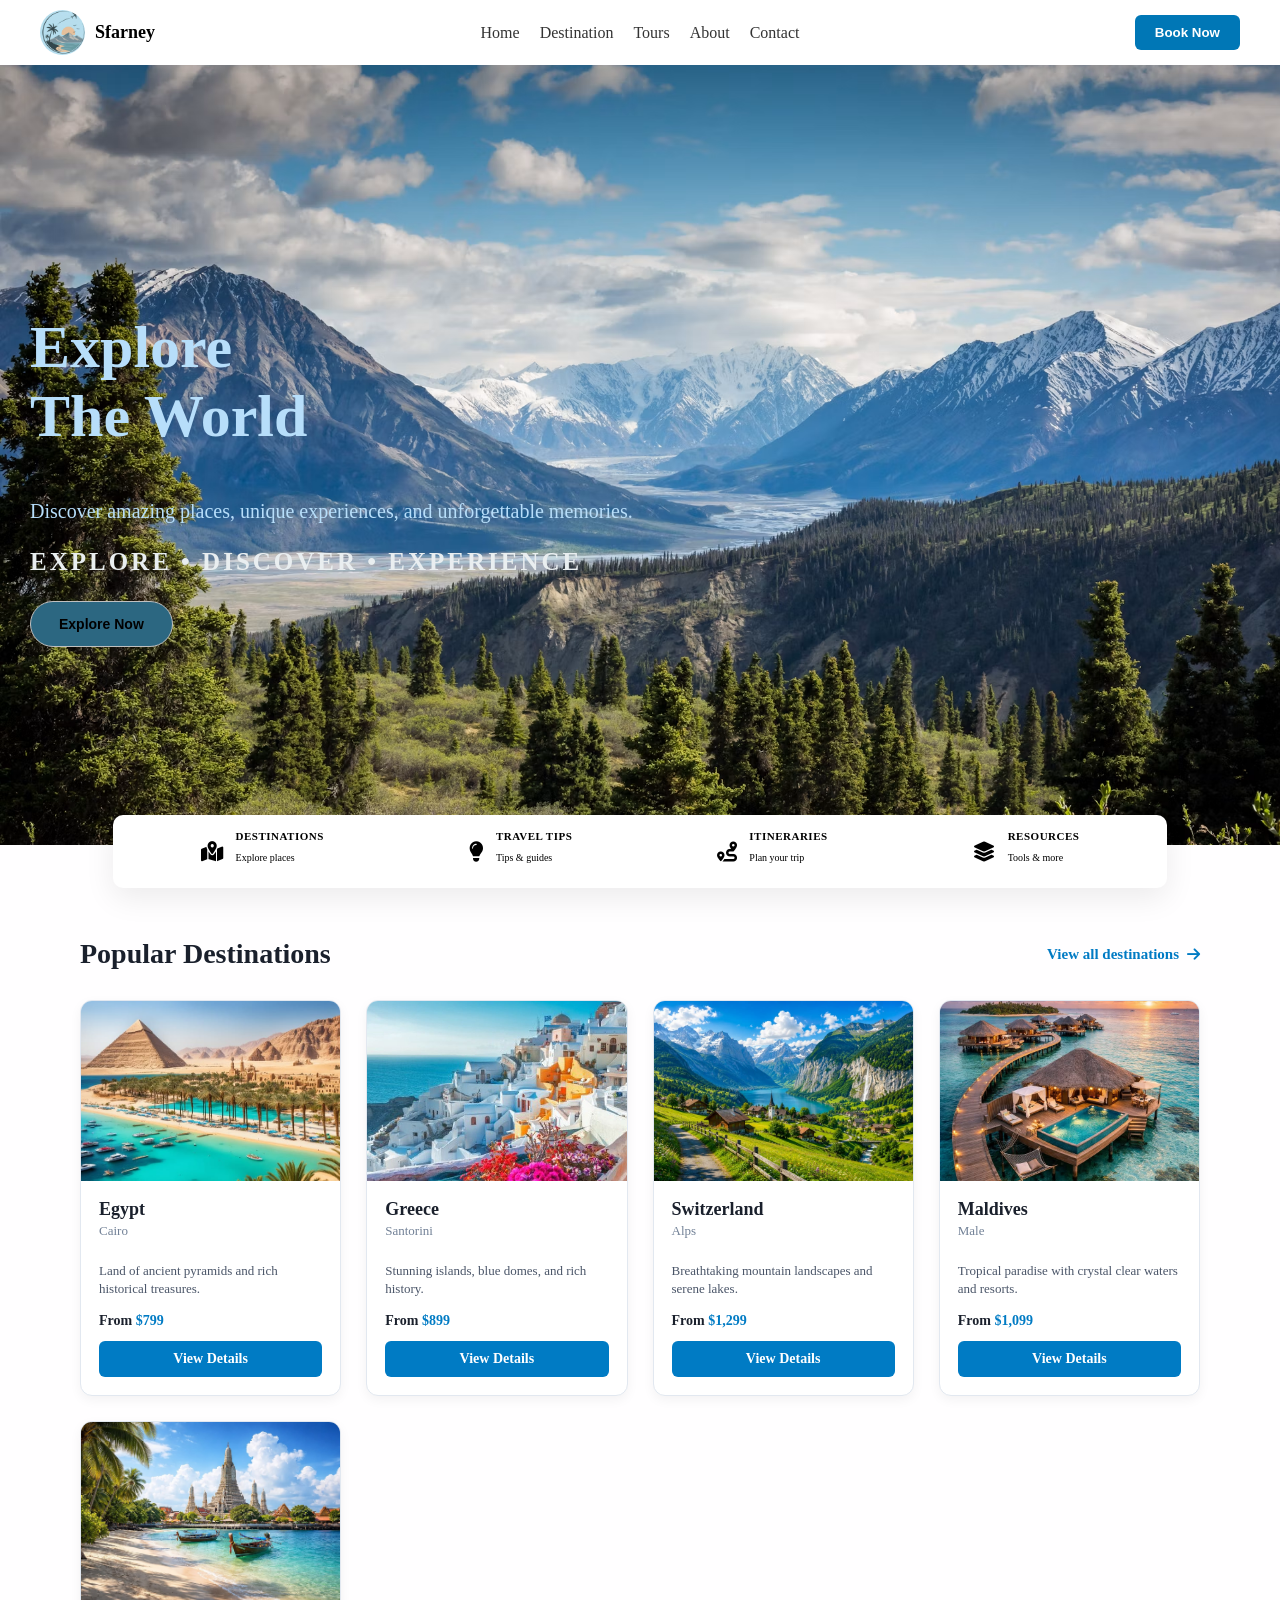
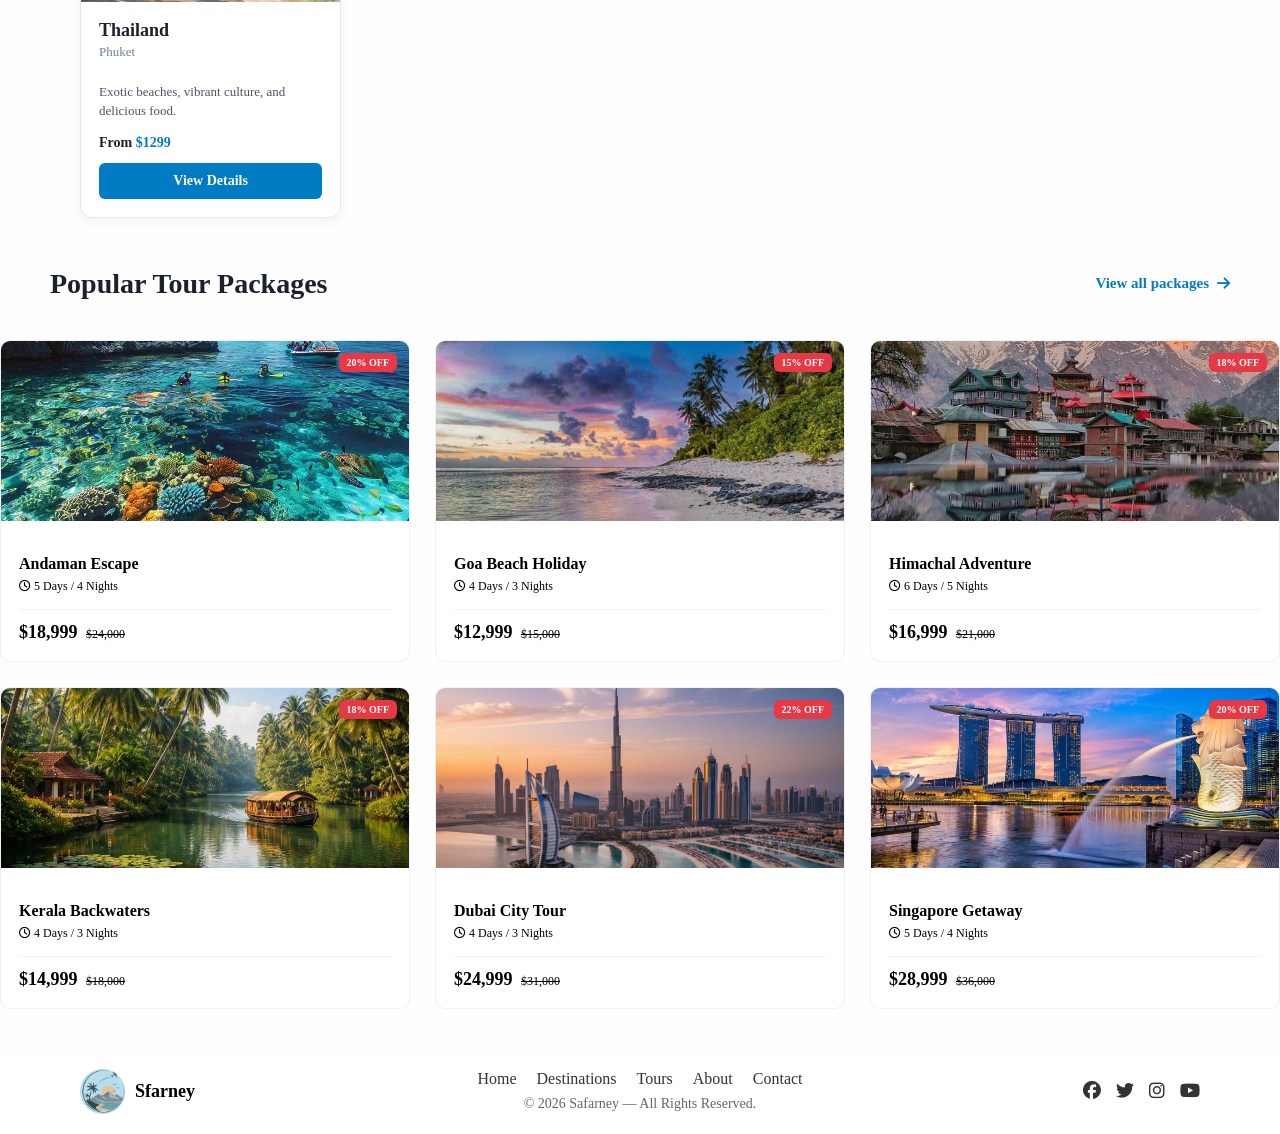
<file: index.html>
<!DOCTYPE html>
<html lang="en">
<head>
    <meta charset="UTF-8">
    <meta name="viewport" content="width=device-width, initial-scale=1.0">
    <title>Safarny</title>
    <link rel="stylesheet" href="style.css">
    <link rel="stylesheet" href="https://cdnjs.cloudflare.com/ajax/libs/font-awesome/6.4.0/css/all.min.css">
</head>
<body>
    <header class="navbar">
        <div class="logo">
           <img src="img/logo.jfif">
            <span>Sfarney</span>
        </div>
        <nav class="nav">
             <a href="index.html">Home</a>
        <a href="destinations.html">Destination</a>
         <a href="tour.html">Tours</a>
        <a href="aboutus.html">About</a>
        <a href="contact.html">Contact</a> 
        </nav>
        <a href="booking.html" id="book"><button class="book-btn">Book Now</button></a>
    </header>
    
   
   <section class="hero-section">
 <div class="hero-content">
  <div class="banner">
    <div class="banner-content">
        <h1>Explore<br>The World</h1>
        <p class="cont-p">Discover amazing places, unique experiences, and unforgettable memories.</p>
        <p class="banner-p">EXPLORE • DISCOVER • EXPERIENCE</p>
        <a href="destinations.html"><button class="banner-btn">Explore Now</button></a>
   </div>
  </div>
 </div>
 <div class="nav-container">
        <div class="quick-nav">
            <div class="q-item">
                <i class="fa-solid fa-map-location-dot"></i>
                <div>
                    <strong>DESTINATIONS</strong>
                    <p>Explore places</p>
                </div>
            </div>
            <div class="q-item">
                <i class="fa-solid fa-lightbulb"></i>
                <div>
                    <strong>TRAVEL TIPS</strong>
                    <p>Tips & guides</p>
                </div>
            </div>
            <div class="q-item">
                <i class="fa-solid fa-route"></i>
                <div>
                    <strong>ITINERARIES</strong>
                    <p>Plan your trip</p>
                </div>
            </div>
            <div class="q-item">
                <i class="fa-solid fa-layer-group"></i>
                <div>
                    <strong>RESOURCES</strong>
                    <p>Tools & more</p>
                </div>
            </div>
        </div>
    </div>
    </section>
 <section class="destination">
    <div class="dest-header">
        <h2>Popular Destinations</h2>
        <a href="destinations.html" class="view-all">View all destinations <i class="fa-solid fa-arrow-right"></i></a>
    </div>
    <div class="dest-container">
        <div class="card">
        <div class="card-image">
          <img src="img/egypt.jpg" alt="Egypt">
        </div>
        <div class="card-content">
          <h3>Egypt</h3>
          <span class="country">Cairo</span>
          <p class="description">Land of ancient pyramids and rich historical treasures.</p>
          <div class="price">From <span>$799</span></div>
          <a href="tourdeitaly.html" class="btn">View Details</a>
        </div>
      </div>

      
      <div class="card">
        <div class="card-image">
          <img src="img/greece.jpg" alt="Greece">
        </div>
        <div class="card-content">
          <h3>Greece</h3>
          <span class="country">Santorini</span>
          <p class="description">Stunning islands, blue domes, and rich history.</p>
          <div class="price">From <span>$899</span></div>
          <a href="tourdeitaly.html" class="btn">View Details</a>
        </div>
      </div>

      
      <div class="card">
        <div class="card-image">
          <img src="img/swizerland.jpg" alt="Switzerland">
        </div>
        <div class="card-content">
          <h3>Switzerland</h3>
          <span class="country">Alps</span>
          <p class="description">Breathtaking mountain landscapes and serene lakes.</p>
          <div class="price">From <span>$1,299</span></div>
          <a href="tourdeitaly.html" class="btn">View Details</a>
        </div>
      </div>

      
      <div class="card">
        <div class="card-image">
          <img src="img/maldives.jpg" alt="Maldives">
        </div>
        <div class="card-content">
          <h3>Maldives</h3>
          <span class="country">Male</span>
          <p class="description">Tropical paradise with crystal clear waters and resorts.</p>
          <div class="price">From <span>$1,099</span></div>
          <a href="tourdeitaly.html" class="btn">View Details</a>
        </div>
      </div>

      
      <div class="card">
        <div class="card-image">
          <img src="img/thailand.jpg" alt="Thailand">
        </div>
        <div class="card-content">
          <h3>Thailand</h3>
          <span class="country">Phuket</span>
          <p class="description">Exotic beaches, vibrant culture, and delicious food.</p>
          <div class="price">From <span>$1299</span></div>
          <a href="tourdeitaly.html" class="btn">View Details</a>
        </div>
      </div>
    </div>
 </section>





  <div class="tour">
        <h2 class="tour-title">Popular Tour Packages</h2>
        <span><a href="packages.html" class="view-all">View all packages <i class="fa-solid fa-arrow-right"></i></a></span>
   </div>
   <div class="tour-container">
     <a href="pack.html" class="packadge-a">  
      <div class="package-card">
            <div class="package-img-wrap">
             <img src="img/Andaman Escape.jpg" alt="Andaman">
                <span class="badge-discount">20% OFF</span>
            </div>
            <div class="package-content">
              <h3 class="package-title">Andaman Escape</h3>
                <div class="package-meta">
                  <span><i class="fa-regular fa-clock"></i> 5 Days / 4 Nights</span>
                </div>
                <div class="package-footer">
                    <div class="price-tag">$18,999 <span>$24,000</span></div>
                    </div>
                </div>
            </div>
               </a>
              <a href="pack.html" class="packadge-a">
                <div class="package-card">
                    <div class="package-img-wrap">
                        <img src="img/Goa Beach Holiday.jpg" alt="Goa">
                        <span class="badge-discount">15% OFF</span>
                    </div>
                    <div class="package-content">
                        <h3 class="package-title">Goa Beach Holiday</h3>
                        <div class="package-meta">
                            <span><i class="fa-regular fa-clock"></i> 4 Days / 3 Nights</span>
                        </div>
                        <div class="package-footer">
                            <div class="price-tag">$12,999 <span>$15,000</span></div>
                        </div>
                    </div>
                </div>
                </a>
                 <a href="pack.html" class="packadge-a">
                <div class="package-card">
                    <div class="package-img-wrap">
                        <img src="img/Himachal Adventure.jpg" alt="Himachal">
                        <span class="badge-discount">18% OFF</span>
                    </div>
                    <div class="package-content">
                        <h3 class="package-title">Himachal Adventure</h3>
                        <div class="package-meta">
                            <span><i class="fa-regular fa-clock"></i> 6 Days / 5 Nights</span>
                        </div>
                        <div class="package-footer">
                            <div class="price-tag">$16,999 <span>$21,000</span></div>
                        </div>
                    </div>
                </div>
              </a>
               <a href="pack.html" class="packadge-a">
                <div class="package-card">
                    <div class="package-img-wrap">
                        <img src="img/Kerala.jpg" alt="Kerala">
                        <span class="badge-discount">18% OFF</span>
                    </div>
                    <div class="package-content">
                        <h3 class="package-title">Kerala Backwaters</h3>
                        <div class="package-meta">
                            <span><i class="fa-regular fa-clock"></i> 4 Days / 3 Nights</span>
                        </div>
                        <div class="package-footer">
                            <div class="price-tag">$14,999 <span>$18,000</span></div>
                        </div>
                    </div>
                </div>
                </a>
                 <a href="pack.html" class="packadge-a">
                <div class="package-card">
                    <div class="package-img-wrap">
                        <img src="img/dubi.jpg" alt="Dubai">
                        <span class="badge-discount">22% OFF</span>
                    </div>
                    <div class="package-content">
                        <h3 class="package-title">Dubai City Tour</h3>
                        <div class="package-meta">
                            <span><i class="fa-regular fa-clock"></i> 4 Days / 3 Nights</span>
                        </div>
                        <div class="package-footer">
                            <div class="price-tag">$24,999 <span>$31,000</span></div>
                        </div>
                    </div>
                </div>
                </a>
                 <a href="pack.html" class="packadge-a">
                <div class="package-card">
                    <div class="package-img-wrap">
                        <img src="img/singapora.jpg" alt="Singapore">
                        <span class="badge-discount">20% OFF</span>
                    </div>
                    <div class="package-content">
                        <h3 class="package-title">Singapore Getaway</h3>
                        <div class="package-meta">
                            <span><i class="fa-regular fa-clock"></i> 5 Days / 4 Nights</span>
                        </div>
                        <div class="package-footer">
                            <div class="price-tag">$28,999 <span>$36,000</span></div>
                        </div>
                    </div>
                </div>
                </a>
   </div>
    <footer>
    <div class="logo">
           <img src="img/logo.jfif">
            <span>Sfarney</span>
        </div>
 <div class="center-content">
    <div class="nav">
      <a href="index.html">Home</a>
      <a href="destinations.html">Destinations</a>
      <a href="tour.html">Tours</a>
      <a href="aboutus.html">About</a>
      <a href="contact.html">Contact</a>
    </div>
    <div class="foo">
         <p>© 2026 Safarney — All Rights Reserved.</p>
    </div>
 </div>
    <div class="social-icons">
      <i class="fa-brands fa-facebook"></i>
      <i class="fa-brands fa-twitter"></i>
      <i class="fa-brands fa-instagram"></i>
      <i class="fa-brands fa-youtube"></i>
    </div>
    
  </footer>
</body>
</html>
</file>
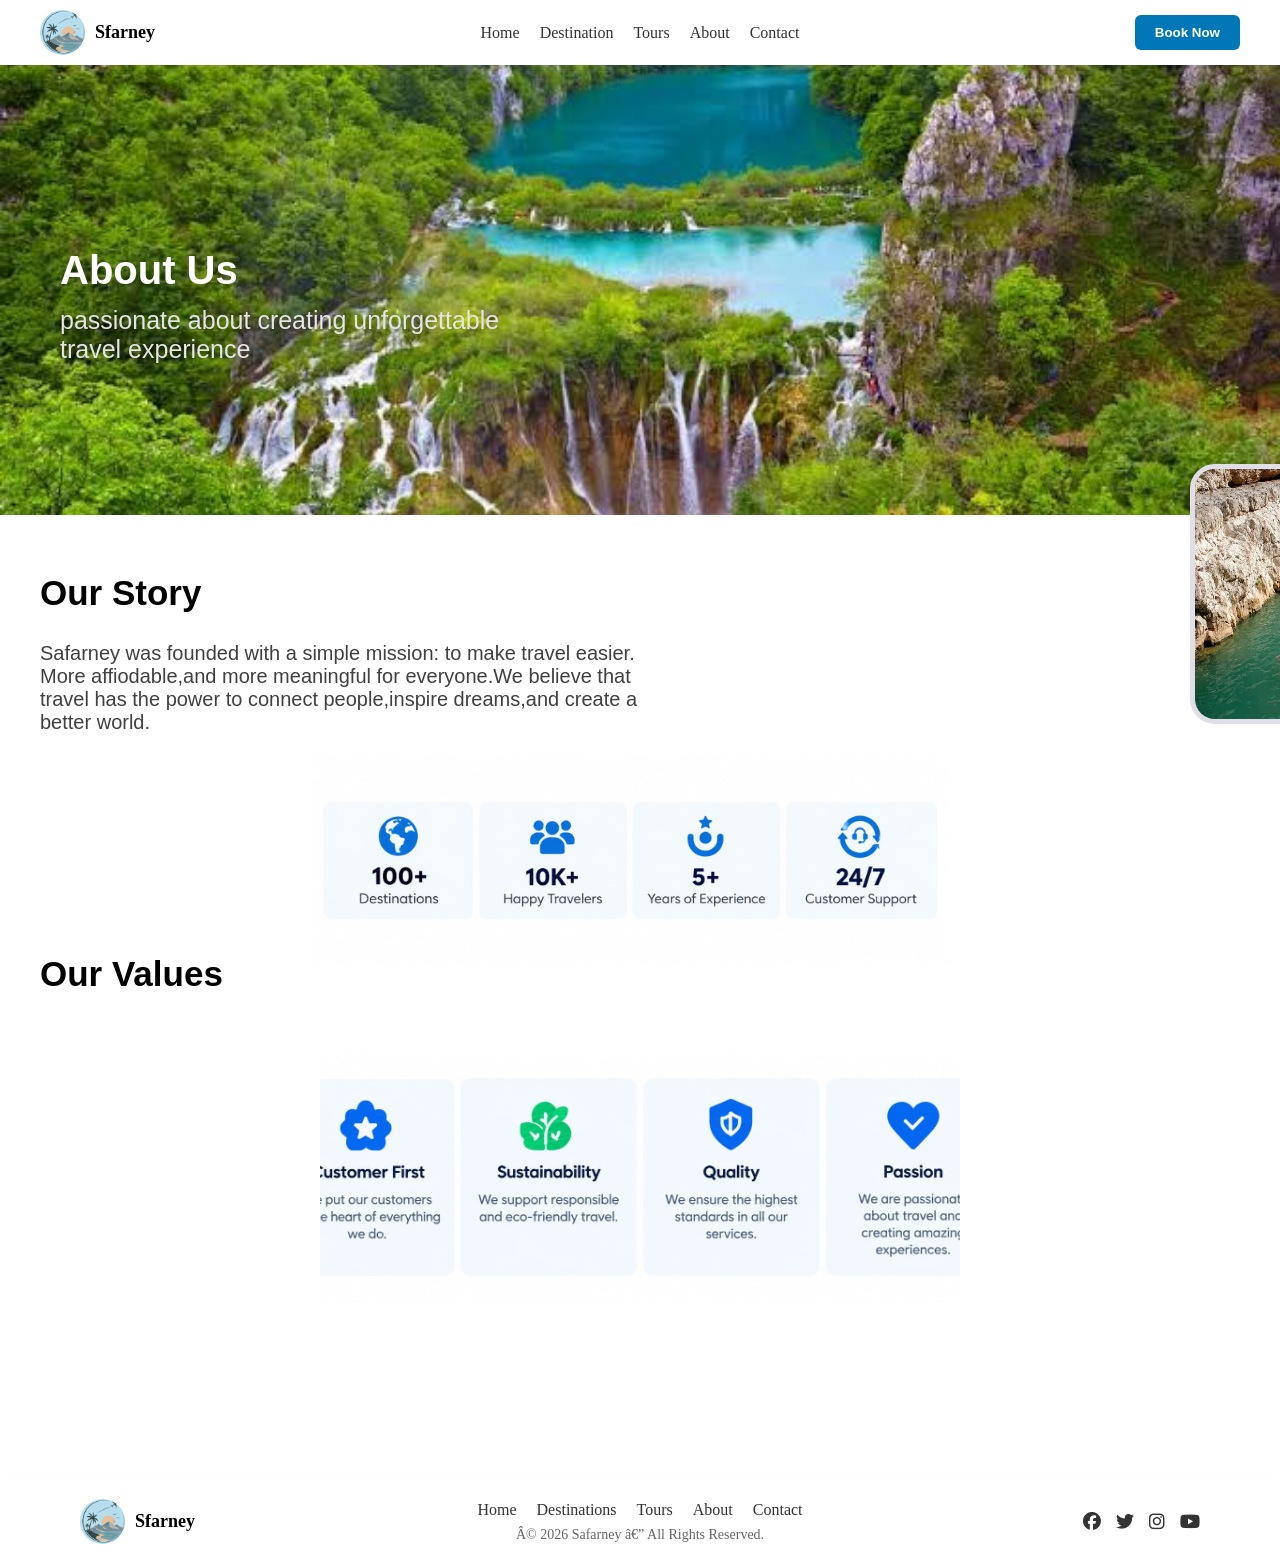
<file: aboutus.html>
<html>
    <head>
        <title> About Us</title>
        <meta charset=""UTF-8>
        <link rel="stylesheet" href="aboutus.css">
         <link rel="stylesheet" href="https://cdnjs.cloudflare.com/ajax/libs/font-awesome/6.4.0/css/all.min.css">
    </head>

<body>
     <header class="navbar">
        <div class="logo">
           <img src="img/logo.jfif">
            <span>Sfarney</span>
        </div>
        <nav class="nav">
             <a href="index.html">Home</a>
        <a href="destinations.html">Destination</a>
         <a href="tour.html">Tours</a>
        <a href="aboutus.html">About</a>
        <a href="contact.html">Contact</a> 
        </nav>
        <a href="booking.html" id="book"><button class="book-btn">Book Now</button></a>
    </header>
    
    <section id="hero-section">
        <img src="img/images.jpg" id="heroimage">
<h1>About Us</h1>
<p>passionate about creating unforgettable<br> travel experience</p>
    </section>
    <section id="information">
        <div id="story">
            <h1>Our Story</h1>
            <p>Safarney was founded with a simple mission: to make travel easier.
                <br>More affiodable,and more meaningful for everyone.We believe that 
                <br>travel has the power to connect people,inspire dreams,and create 
                a<br> better world.</p>
                        <img src="img/PHOTO-2026-09-22-19-12-39.jpg" >

        </div>
    <div id="banner">
        <img src="img/images-5.jpg" >
    </div>
        <div id="value">
            <h1>Our Values</h1>
            <img src="img/PHOTO-2026-09-22-19-21-08.jpg">
        </div>
    </section>

     <footer>
    <div class="logo">
           <img src="img/logo.jfif">
            <span>Sfarney</span>
        </div>
 <div class="center-content">
    <div class="nav">
      <a href="index.html">Home</a>
      <a href="destinations.html">Destinations</a>
      <a href="tour.html">Tours</a>
      <a href="aboutus.html">About</a>
      <a href="contact.html">Contact</a>
    </div>
    <div class="foo">
         <p>© 2026 Safarney — All Rights Reserved.</p>
    </div>
 </div>
    <div class="social-icons">
      <i class="fa-brands fa-facebook"></i>
      <i class="fa-brands fa-twitter"></i>
      <i class="fa-brands fa-instagram"></i>
      <i class="fa-brands fa-youtube"></i>
    </div>
    
  </footer>
     
</body>
</html>
</file>
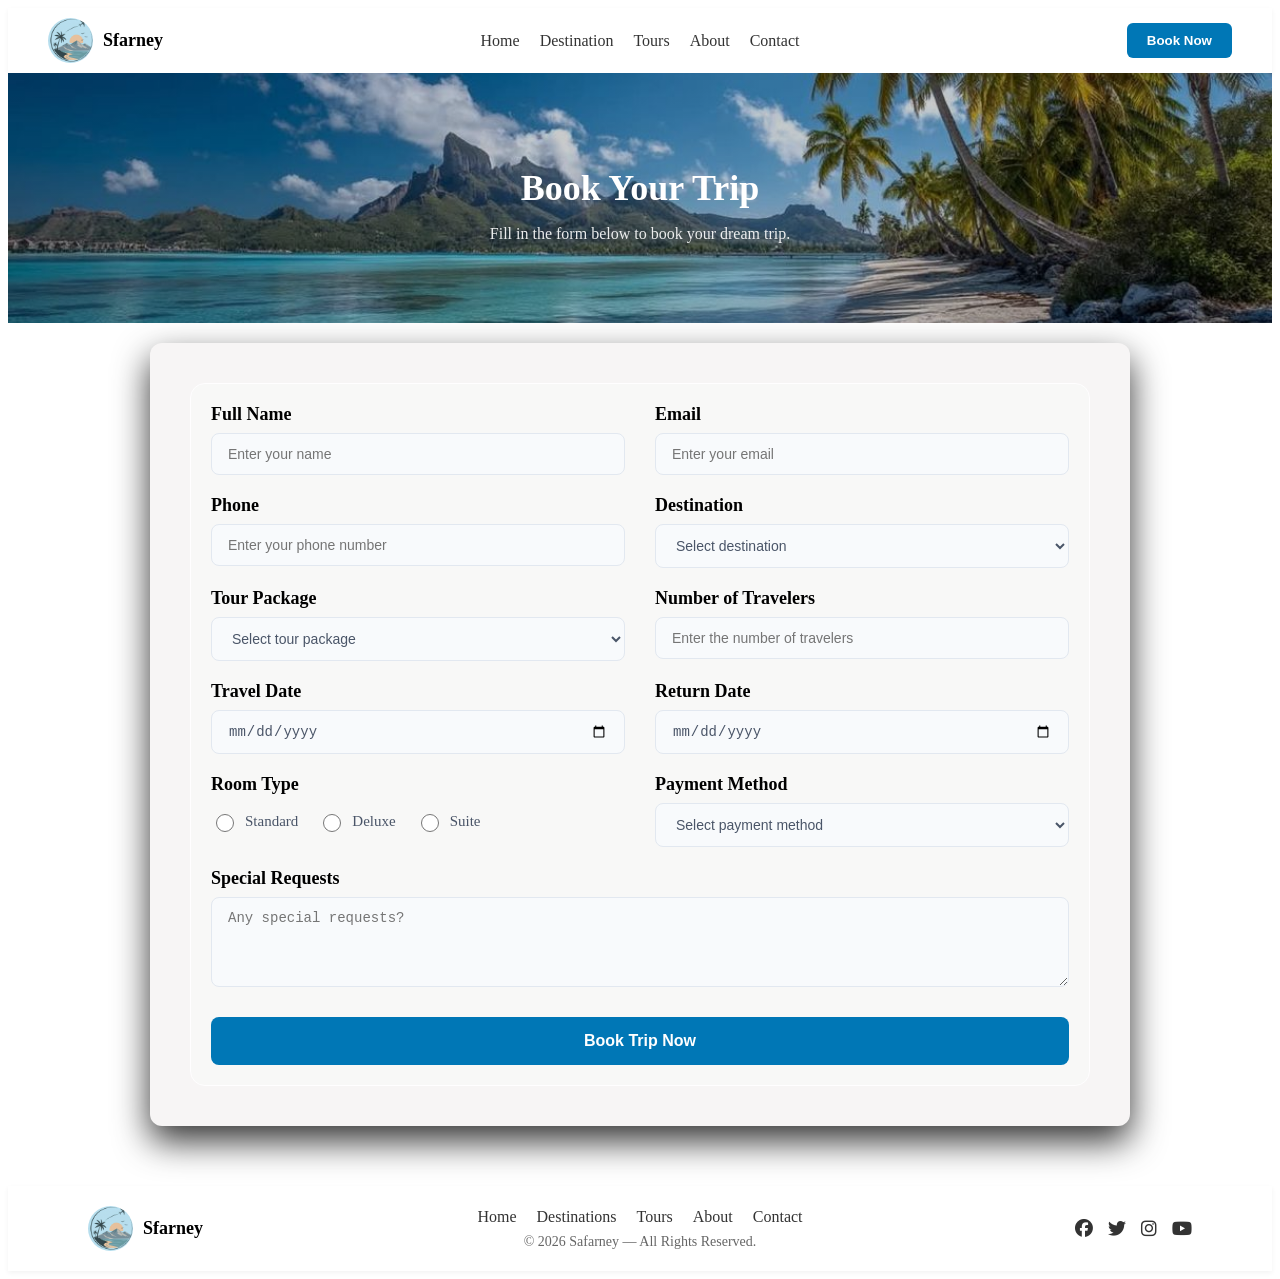
<file: booking.html>
<!DOCTYPE html>
<html lang="en">
<head>
    <meta charset="UTF-8">
    <meta name="viewport" content="width=device-width, initial-scale=1.0">
    <title>Book Your Trip</title>
    <link rel="stylesheet" href="booking.css">
    <link rel="stylesheet" href="https://cdnjs.cloudflare.com/ajax/libs/font-awesome/6.4.0/css/all.min.css">
</head>
<body>
    <header class="navbar">
        <div class="logo">
           <img src="img/logo.jfif">
            <span>Sfarney</span>
        </div>
        <nav class="nav">
             <a href="index.html">Home</a>
        <a href="destinations.html">Destination</a>
         <a href="tour.html">Tours</a>
        <a href="aboutus.html">About</a>
        <a href="contact.html">Contact</a> 
        </nav>
        <a href="booking.html" id="book"><button class="book-btn">Book Now</button></a>
    </header>
    
    <section class="hero-section">
        <div class="hero-content">
           <h1>Book Your Trip</h1>
           <p>Fill in the form below to book your dream trip.</p>
        </div>
    </section>
    <section class="book">
        <form class="book-container">
          <div class="book-form">
            
            <div class="form">
                <label>Full Name</label>
                <input type="text" placeholder="Enter your name" required>
            </div>
            <div class="form">
                <label>Email</label>
                <input type="email" placeholder="Enter your email" required>
            </div>
            <div class="form">
                <label>Phone</label>
                <input type="number" placeholder="Enter your phone number" required>
            </div>
            <div class="form">
                <label>Destination</label>
                <select required>
                 <option value=""disabled selected>Select destination</option>
                 <option value="paris">Paris,France</option>
                 <option value="bali">Bali,Indonesia</option>
                 <option value="maldives">Maldives</option>
                 <option value="tokyo">Tokyo,Japan</option>
                 <option value="roma">Roma,Italy</option>
                 <option value="barcelona">Barcelona,Spain</option>
                 <option value="istanbul">Istanbul,Turkey</option>
                 <option value="sharm">Sharm El-Sheikh,Egypt</option>
                </select>
            </div>
            <div class="form">
                <label>Tour Package</label>
                <select required>
                    <option value="">Select tour package</option>
                    <option value="basic">Basic Explorer</option>
                    <option value="family">Family Adventure</option>
                    <option value="luxury">Luxury VIP</option>
                </select>
            </div>
            <div class="form">
                <label>Number of Travelers</label>
                <input type="number" placeholder="Enter the number of travelers" required>
            </div>
            <div class="form">
                <label>Travel Date</label>
                <input type="date" placeholder="mm/dd/yyyy" required>
            </div>
            <div class="form">
                <label>Return Date</label>
                <input type="date" placeholder="mm/dd/yyyy" required>
            </div>
            <div class="form">
                <label>Room Type</label>
            <div class="form-radio">
                 <label class="radio">
                  <input type="radio" name="room" value="standard">Standard
                 </label>
                 <label class="radio">
                  <input type="radio" name="room" value="deluxe" >Deluxe
                 </label>
                 <label  class="radio">
                <input type="radio" name="room" value="suite">Suite
                </label>
            </div>
            </div>
            <div class="form">
                <label>Payment Method</label>
                <select required>
                 <option value="" disabled selected>Select payment method</option>
                 <option value="credit">Credit Card</option>
                 <option value="paypal">PayPal</option>
                 <option value="bank">Bank</option>
                </select>
            </div>
            <div class="form full-width">
                <label>Special Requests</label>
                <textarea name="message" id="requests" rows="4" placeholder="Any special requests?"></textarea>
            </div>

                <button type="submit" class="submit-btn">Book Trip Now</button>

          </div>   
        </form>
    </section>
     <footer>
    <div class="logo">
           <img src="img/logo.jfif">
            <span>Sfarney</span>
        </div>
 <div class="center-content">
    <div class="nav">
      <a href="index.html">Home</a>
      <a href="destinations.html">Destinations</a>
      <a href="tour.html">Tours</a>
      <a href="aboutus.html">About</a>
      <a href="contact.html">Contact</a>
    </div>
    <div class="foo">
         <p>© 2026 Safarney — All Rights Reserved.</p>
    </div>
 </div>
    <div class="social-icons">
      <i class="fa-brands fa-facebook"></i>
      <i class="fa-brands fa-twitter"></i>
      <i class="fa-brands fa-instagram"></i>
      <i class="fa-brands fa-youtube"></i>
    </div>
    
  </footer>
</body>
</html>
</file>
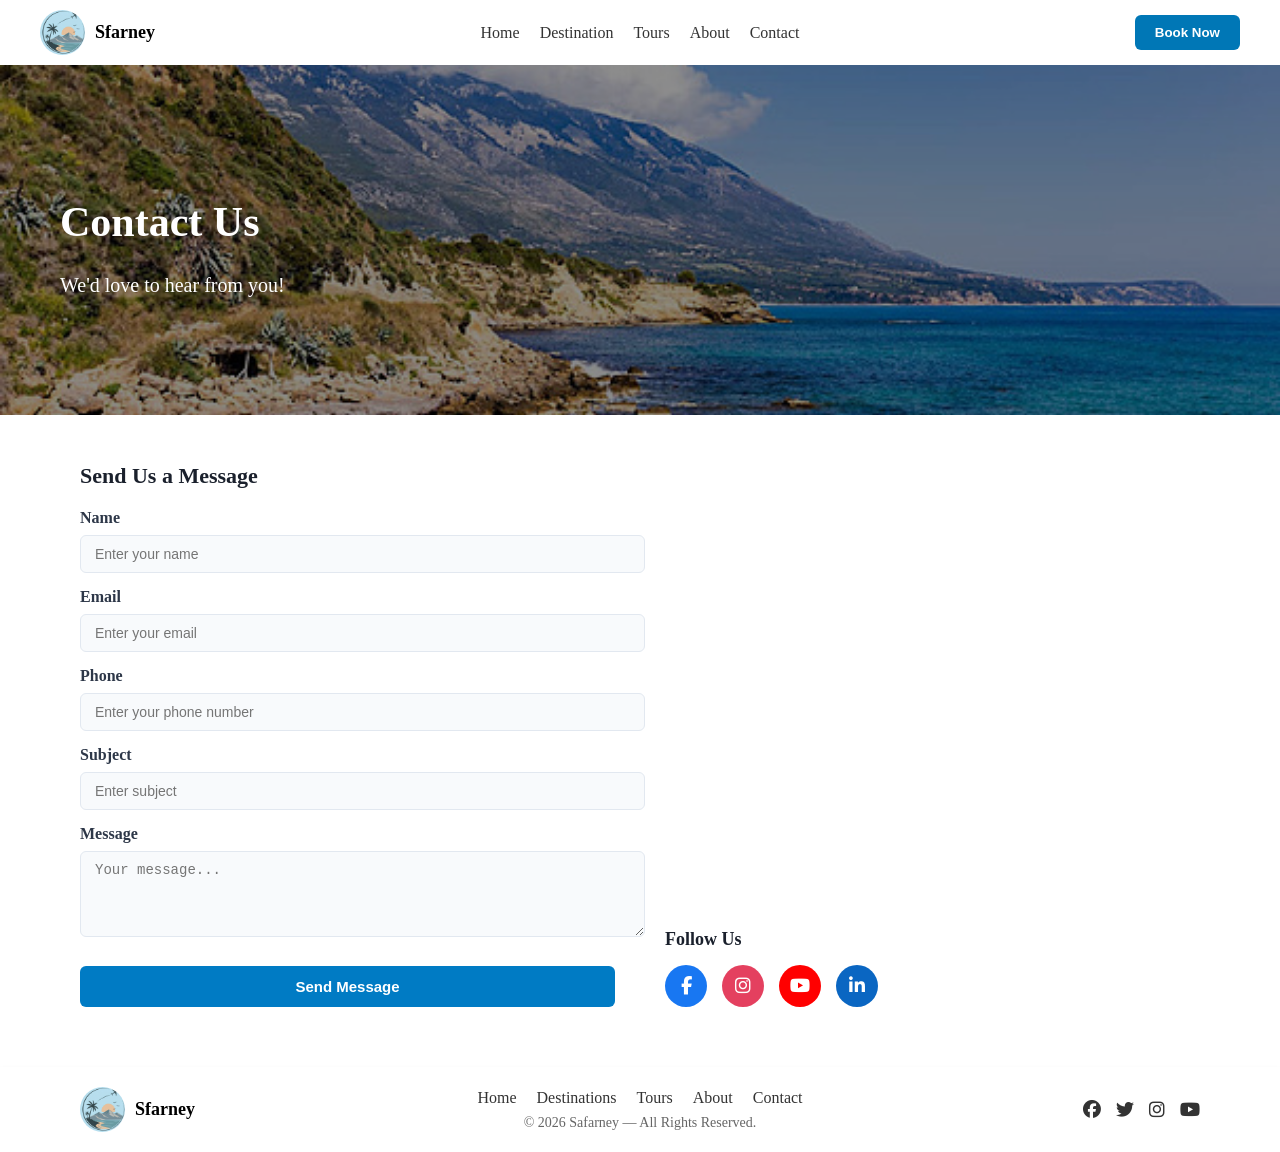
<file: contact.html>
<!DOCTYPE html>
<html lang="en">
<head>
    <meta charset="UTF-8">
    <meta name="viewport" content="width=device-width, initial-scale=1.0">
    <link rel="stylesheet"  href="contact.css">
    <title>Contact</title>
    <link rel="stylesheet" href="https://cdnjs.cloudflare.com/ajax/libs/font-awesome/6.4.0/css/all.min.css">
</head>
<body>
   <header class="navbar">
        <div class="logo">
           <img src="img/logo.jfif">
            <span>Sfarney</span>
        </div>
        <nav class="nav">
             <a href="index.html">Home</a>
        <a href="destinations.html">Destination</a>
         <a href="tour.html">Tours</a>
        <a href="aboutus.html">About</a>
        <a href="contact.html">Contact</a> 
        </nav>
        <a href="booking.html" id="book"><button class="book-btn">Book Now</button></a>
    </header>
    
<!--hero section-->
<section class="hero-section">
  <div class="hero-overlay">
    <h1>Contact Us</h1>
    <p>We'd love to hear from you!</p>
  </div>
</section>

<!-- (Form + Map) -->
<section class="main-contact-container">
    <!-- Left Column: Form -->
    <div class="contact-form-container">
        <h2>Send Us a Message</h2>
        <form action="#">
            <div class="form-group">
                <label for="name">Name</label>
                <input type="text" id="name" placeholder="Enter your name">
            </div>

            <div class="form-group">
                <label for="email">Email</label>
                <input type="email" id="email" placeholder="Enter your email">
            </div>

            <div class="form-group">
                <label for="phone">Phone</label>
                <input type="text" id="phone" placeholder="Enter your phone number">
            </div>

            <div class="form-group">
                <label for="subject">Subject</label>
                <input type="text" id="subject" placeholder="Enter subject">
            </div>

            <div class="form-group">
                <label for="message">Message</label>
                <textarea id="message" rows="4" placeholder="Your message..."></textarea>
            </div>

            <button type="submit" class="submit-btn">Send Message</button>
        </form>
    </div>

    <!-- Social Links -->
    <div class="contact-map-container">
        <div class="map-box">
            <iframe 
                src="https://www.google.com/maps/embed?pb=!1m18!1m12!1m3!1d110502.60389543888!2d31.18842347101562!3d30.05948381864115!2m3!1f0!2f0!3f0!3m2!1i1024!2i768!4f13.1!3m3!1m2!1s0x14583fa60b21beeb%3A0x79dfb296e8423bba!2sCairo%2C%20Cairo%20Governorate!5e0!3m2!1sen!2seg!4v1700000000000!5m2!1sen!2seg" 
                width="100%" 
                height="320" 
                style="border:0; border-radius: 8px;" 
                allowfullscreen="" 
                loading="lazy">
            </iframe>
        </div>

        <div class="social-links-section">
            <h3>Follow Us</h3>
            <div class="social-icon">
                <a href="#" class="icon facebook"><i class="fa-brands fa-facebook-f"></i></a>
                <a href="#" class="icon instagram"><i class="fa-brands fa-instagram"></i></a>
                <a href="#" class="icon youtube"><i class="fa-brands fa-youtube"></i></a>
                <a href="#" class="icon linkedin"><i class="fa-brands fa-linkedin-in"></i></a>
            </div>
        </div>
    </div>
</section>

 <footer>
    <div class="logo">
           <img src="img/logo.jfif">
            <span>Sfarney</span>
        </div>
 <div class="center-content">
    <div class="nav">
      <a href="index.html">Home</a>
      <a href="destinations.html">Destinations</a>
      <a href="tour.html">Tours</a>
      <a href="aboutus.html">About</a>
      <a href="contact.html">Contact</a>
    </div>
    <div class="foo">
         <p>© 2026 Safarney — All Rights Reserved.</p>
    </div>
 </div>
    <div class="social-icons">
      <i class="fa-brands fa-facebook"></i>
      <i class="fa-brands fa-twitter"></i>
      <i class="fa-brands fa-instagram"></i>
      <i class="fa-brands fa-youtube"></i>
    </div>
    
  </footer>


</body>
</html>
</file>
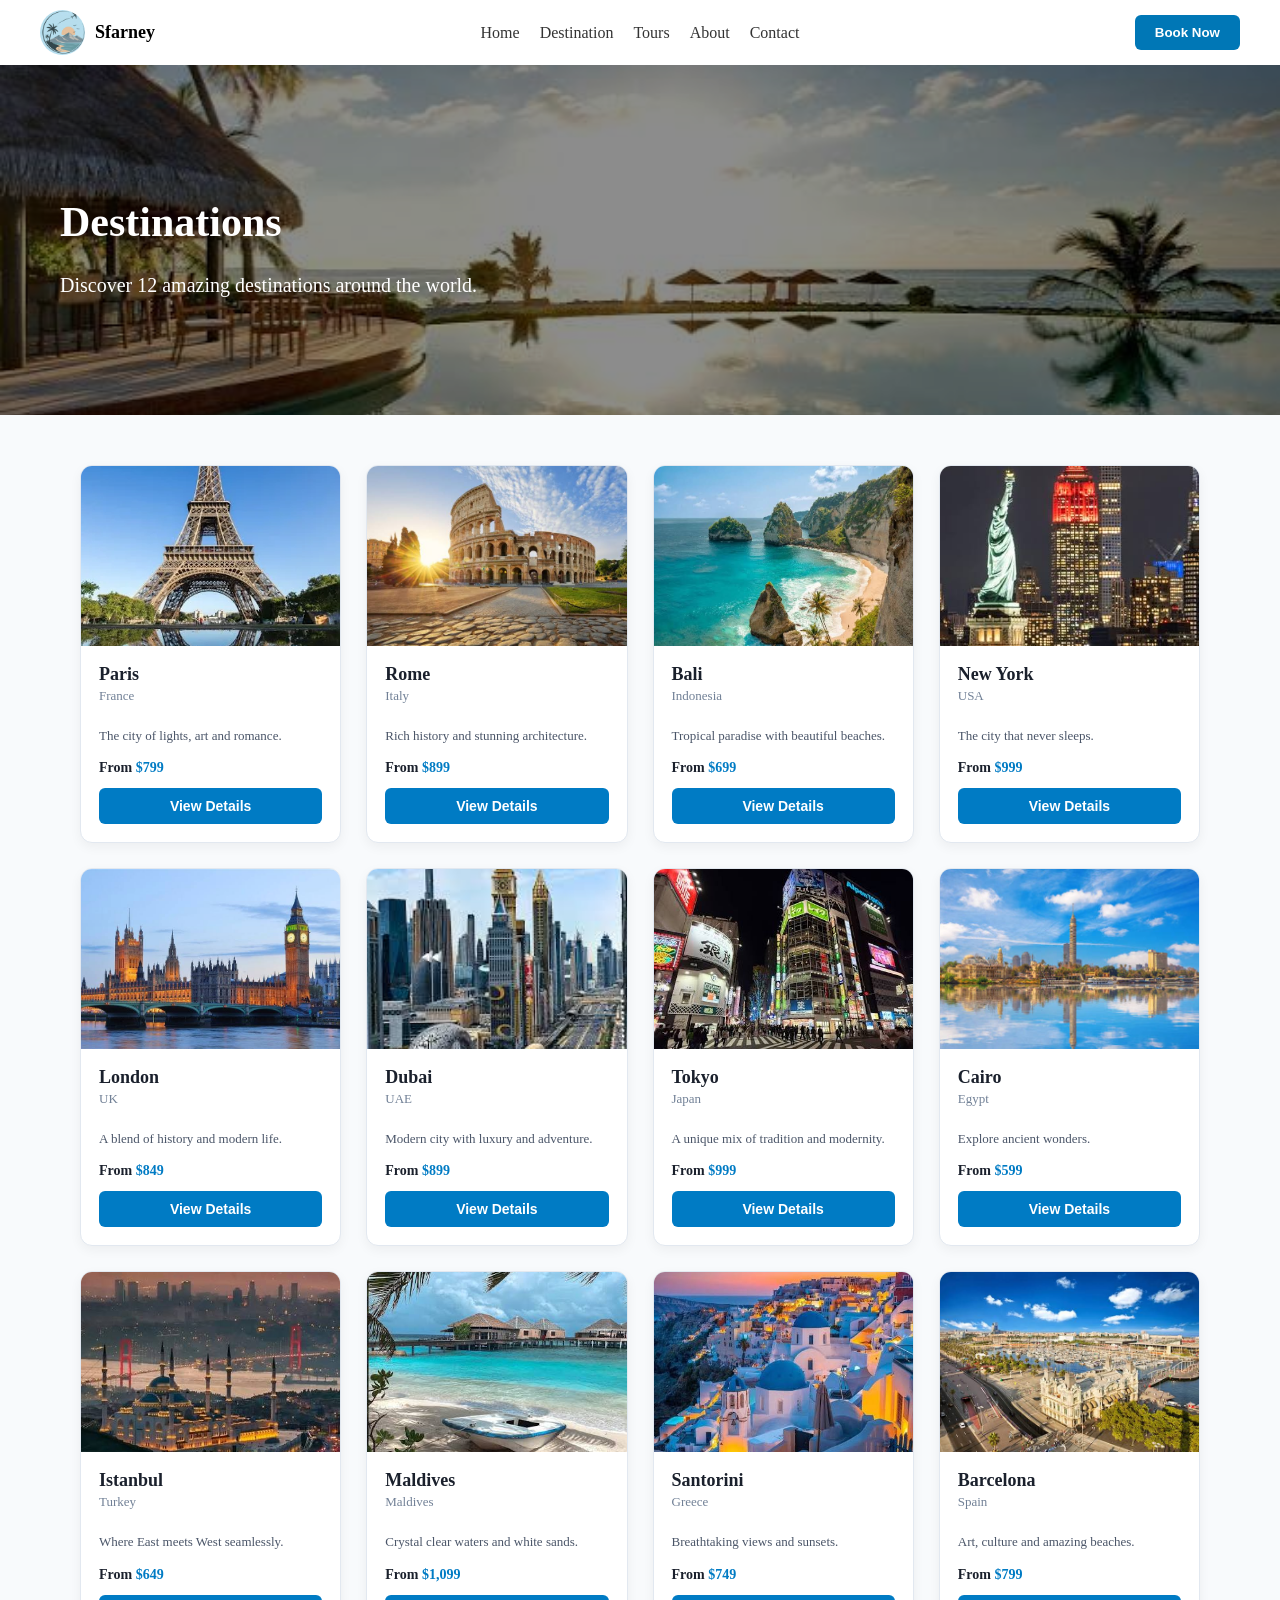
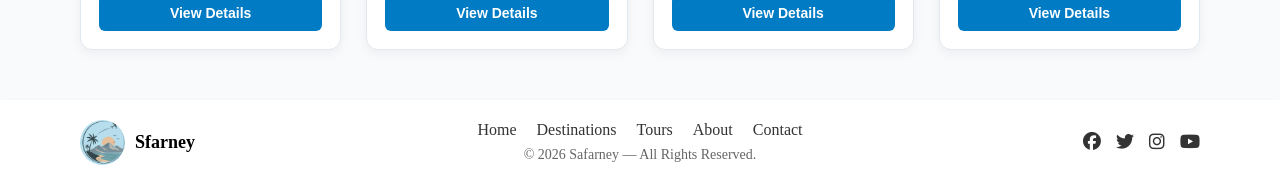
<file: destinations.html>
<!DOCTYPE html>
<html lang="en">
<head>
    <meta charset="UTF-8">
    <meta name="viewport" content="width=device-width, initial-scale=1.0">
    <link rel="stylesheet"  href="destinations.css">
    <title>Destinations</title>
     <link rel="stylesheet" href="https://cdnjs.cloudflare.com/ajax/libs/font-awesome/6.4.0/css/all.min.css">
</head>
<body>
  <header class="navbar">
        <div class="logo">
           <img src="img/logo.jfif">
            <span>Sfarney</span>
        </div>
        <nav class="nav">
             <a href="index.html">Home</a>
        <a href="destinations.html">Destination</a>
         <a href="tour.html">Tours</a>
        <a href="aboutus.html">About</a>
        <a href="contact.html">Contact</a> 
        </nav>
        <a href="booking.html" id="book"><button class="book-btn">Book Now</button></a>
    </header>
    
<!--hero section-->
<section class="hero-section">
  <div class="hero-overlay">
    <h1>Destinations</h1>
    <p>Discover 12 amazing destinations around the world.</p>
  </div>
</section>

<!-- Destinations Section -->
<section class="destinations-section">
    <div class="destinations-grid">

        <!-- Paris -->
        <div class="card">
            <img src="img/prrrr.webp" alt="Paris">
            <div class="card-body">
                <h3>Paris</h3>
                <span class="country">France</span>
                <p>The city of lights, art and romance.</p>
                <div class="price">From <span>$799</span></div>
              <a href="tourdeitaly.html">  <button class="details-btn">View Details</button></a>
            </div>
        </div>

        <!-- Rome -->
        <div class="card">
            <img src="img/romaaa.jfif" alt="Rome">
            <div class="card-body">
                <h3>Rome</h3>
                <span class="country">Italy</span>
                <p>Rich history and stunning architecture.</p>
                <div class="price">From <span>$899</span></div>
              <a href="tourdeitaly.html">  <button class="details-btn">View Details</button></a>
            </div>
        </div>

        <!-- Bali -->
        <div class="card">
            <img src="img/paliii.jfif" alt="Bali">
            <div class="card-body">
                <h3>Bali</h3>
                <span class="country">Indonesia</span>
                <p>Tropical paradise with beautiful beaches.</p>
                <div class="price">From <span>$699</span></div>
              <a href="tourdeitaly.html">  <button class="details-btn">View Details</button></a>
            </div>
        </div>

        <!-- New York -->
        <div class="card">
            <img src="img/nnnnnn.jfif" alt="New York">
            <div class="card-body">
                <h3>New York</h3>
                <span class="country">USA</span>
                <p>The city that never sleeps.</p>
                <div class="price">From <span>$999</span></div>
              <a href="tourdeitaly.html">  <button class="details-btn">View Details</button></a>
            </div>
        </div>

        <!-- London -->
        <div class="card">
            <img src="img/london.jfif" alt="London">
            <div class="card-body">
                <h3>London</h3>
                <span class="country">UK</span>
                <p>A blend of history and modern life.</p>
                <div class="price">From <span>$849</span></div>
              <a href="tourdeitaly.html">  <button class="details-btn">View Details</button></a>
            </div>
        </div>

        <!-- Dubai -->
        <div class="card">
            <img src="img/dddd.jfif" alt="Dubai">
            <div class="card-body">
                <h3>Dubai</h3>
                <span class="country">UAE</span>
                <p>Modern city with luxury and adventure.</p>
                <div class="price">From <span>$899</span></div>
              <a href="tourdeitaly.html">  <button class="details-btn">View Details</button></a>
            </div>
        </div>

        <!-- Tokyo-->
        <div class="card">
            <img src="img/tokyo.jfif"  alt="Tokyo">
            <div class="card-body">
                <h3>Tokyo</h3>
                <span class="country">Japan</span>
                <p>A unique mix of tradition and modernity.</p>
                <div class="price">From <span>$999</span></div>
              <a href="tourdeitaly.html">  <button class="details-btn">View Details</button></a>
            </div>
        </div>

        <!-- Cairo -->
        <div class="card">
            <img src="img/cairo.jfif" alt="Cairo">
            <div class="card-body">
                <h3>Cairo</h3>
                <span class="country">Egypt</span>
                <p>Explore ancient wonders.</p>
                <div class="price">From <span>$599</span></div>
              <a href="tourdeitaly.html">  <button class="details-btn">View Details</button></a>
            </div>
        </div>

        <!-- Istanbul -->
        <div class="card">
            <img src="img/isssss.jfif" alt="Istanbul">
            <div class="card-body">
                <h3>Istanbul</h3>
                <span class="country">Turkey</span>
                <p>Where East meets West seamlessly.</p>
                <div class="price">From <span>$649</span></div>
              <a href="tourdeitaly.html">  <button class="details-btn">View Details</button></a>
            </div>
        </div>

        
        <div class="card">
            <img src="img/malll.jfif"  alt="Maldives">
            <div class="card-body">
                <h3>Maldives</h3>
                <span class="country">Maldives</span>
                <p>Crystal clear waters and white sands.</p>
                <div class="price">From <span>$1,099</span></div>
              <a href="tourdeitaly.html">  <button class="details-btn">View Details</button></a>
            </div>
        </div>

        <!--  Santorini -->
        <div class="card">
            <img src="img/ssss.jfif" alt="Santorini">
            <div class="card-body">
                <h3>Santorini</h3>
                <span class="country">Greece</span>
                <p>Breathtaking views and sunsets.</p>
                <div class="price">From <span>$749</span></div>
              <a href="tourdeitaly.html">  <button class="details-btn">View Details</button></a>
            </div>
        </div>

        <!-- Barcelona -->
        <div class="card">
            <img src="img/bbbb.jfif" alt="Barcelona">
            <div class="card-body">
                <h3>Barcelona</h3>
                <span class="country">Spain</span>
                <p>Art, culture and amazing beaches.</p>
                <div class="price">From <span>$799</span></div>
              <a href="tourdeitaly.html">  <button class="details-btn">View Details</button></a>
            </div>
        </div>

    </div>
</section>
 <footer>
    <div class="logo">
           <img src="img/logo.jfif">
            <span>Sfarney</span>
        </div>
 <div class="center-content">
    <div class="nav">
      <a href="index.html">Home</a>
      <a href="destinations.html">Destinations</a>
      <a href="tour.html">Tours</a>
      <a href="aboutus.html">About</a>
      <a href="contact.html">Contact</a>
    </div>
    <div class="foo">
         <p>© 2026 Safarney — All Rights Reserved.</p>
    </div>
 </div>
    <div class="social-icons">
      <i class="fa-brands fa-facebook"></i>
      <i class="fa-brands fa-twitter"></i>
      <i class="fa-brands fa-instagram"></i>
      <i class="fa-brands fa-youtube"></i>
    </div>
    
  </footer>
  </body>
  </html>
</file>
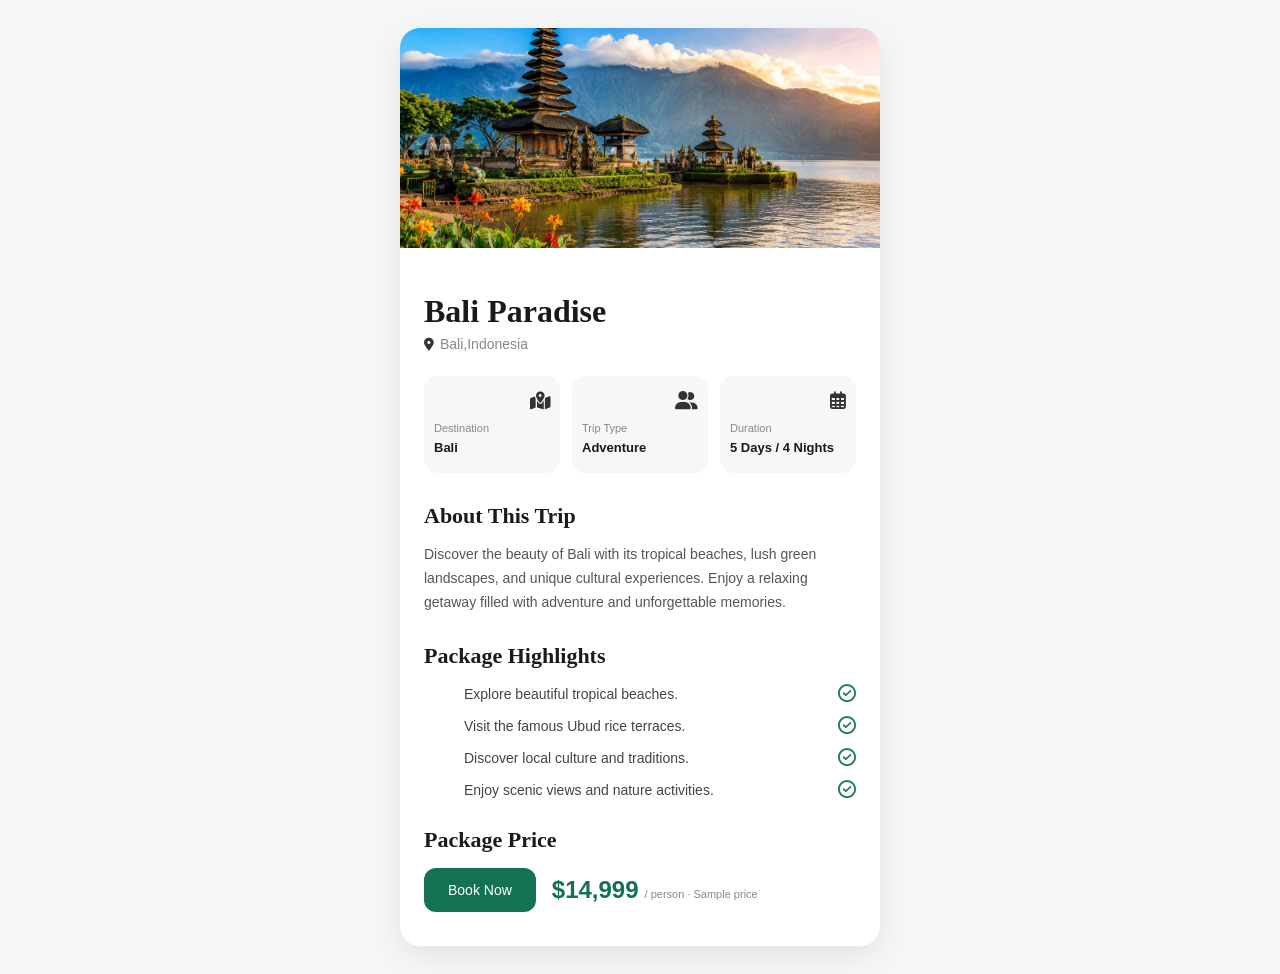
<file: pack.html>
<!DOCTYPE html>
<html lang="en">
<head>
    <meta charset="UTF-8">
    <meta name="viewport" content="width=device-width, initial-scale=1.0">
    <title>Package Details</title>
    <link rel="stylesheet" href="pack.css">
    <link rel="stylesheet" href="https://cdnjs.cloudflare.com/ajax/libs/font-awesome/6.4.0/css/all.min.css">

</head>
<body>
   <div class="detailes-card">
    <div class="card-image">
        <img src="img/bali paradise.jpg">
    </div>
    <div class="content">
        <h1 class="title">Bali Paradise</h1>
        <div class="location">
            <i class="fa-solid fa-location-dot fa-sm" style="color: rgb(50, 52, 54);"></i>
            <span>Bali,Indonesia</span>
        </div>
        <div class="info-grid">
        <div class="info-card">
          <i class="fa-solid fa-map-location-dot icon"></i>
          <span class="label">Destination</span>
          <span class="value">Bali</span>
        </div>
        <div class="info-card">
          <i class="fa-solid fa-user-group icon"></i>
          <span class="label">Trip Type</span>
          <span class="value">Adventure</span>
        </div>
        <div class="info-card">
          <i class="fa-regular fa-calendar-days icon"></i>
          <span class="label">Duration</span>
          <span class="value">5 Days / 4 Nights</span>
        </div>
      </div>
      <div class="section-trip">
         <h2 class="section-title">About This Trip</h2>
        <p class="description">
          Discover the beauty of Bali with its tropical beaches, lush green landscapes, and unique cultural experiences. Enjoy a relaxing getaway filled with adventure and unforgettable memories.
        </p>
      </div>
      <div class="section-trip">
         <h2 class="section-title">Package Highlights</h2>
         <ul class="highlights-list">
          <li>
            <span>Explore beautiful tropical beaches.</span>
            <i class="fa-regular fa-circle-check check-icon"></i>
          </li>
          <li>
            <span>Visit the famous Ubud rice terraces.</span>
            <i class="fa-regular fa-circle-check check-icon"></i>
          </li>
          <li>
            <span>Discover local culture and traditions.</span>
            <i class="fa-regular fa-circle-check check-icon"></i>
          </li>
          <li>
            <span>Enjoy scenic views and nature activities.</span>
            <i class="fa-regular fa-circle-check check-icon"></i>
          </li>
        </ul>
      </div>
      <div class="section-price">
        <h2 class="section-title">Package Price</h2>
        <div class="price-action-row">
          <a href="booking.html"><button class="book-btn">Book Now </button></a>
          <div class="price-wrapper">
            <span class="price">$14,999</span>
            <span class="price-sub">/ person · Sample price</span>
          </div>
        </div>
    </div>
    </div>
   </div> 
</body>
</html>
</file>
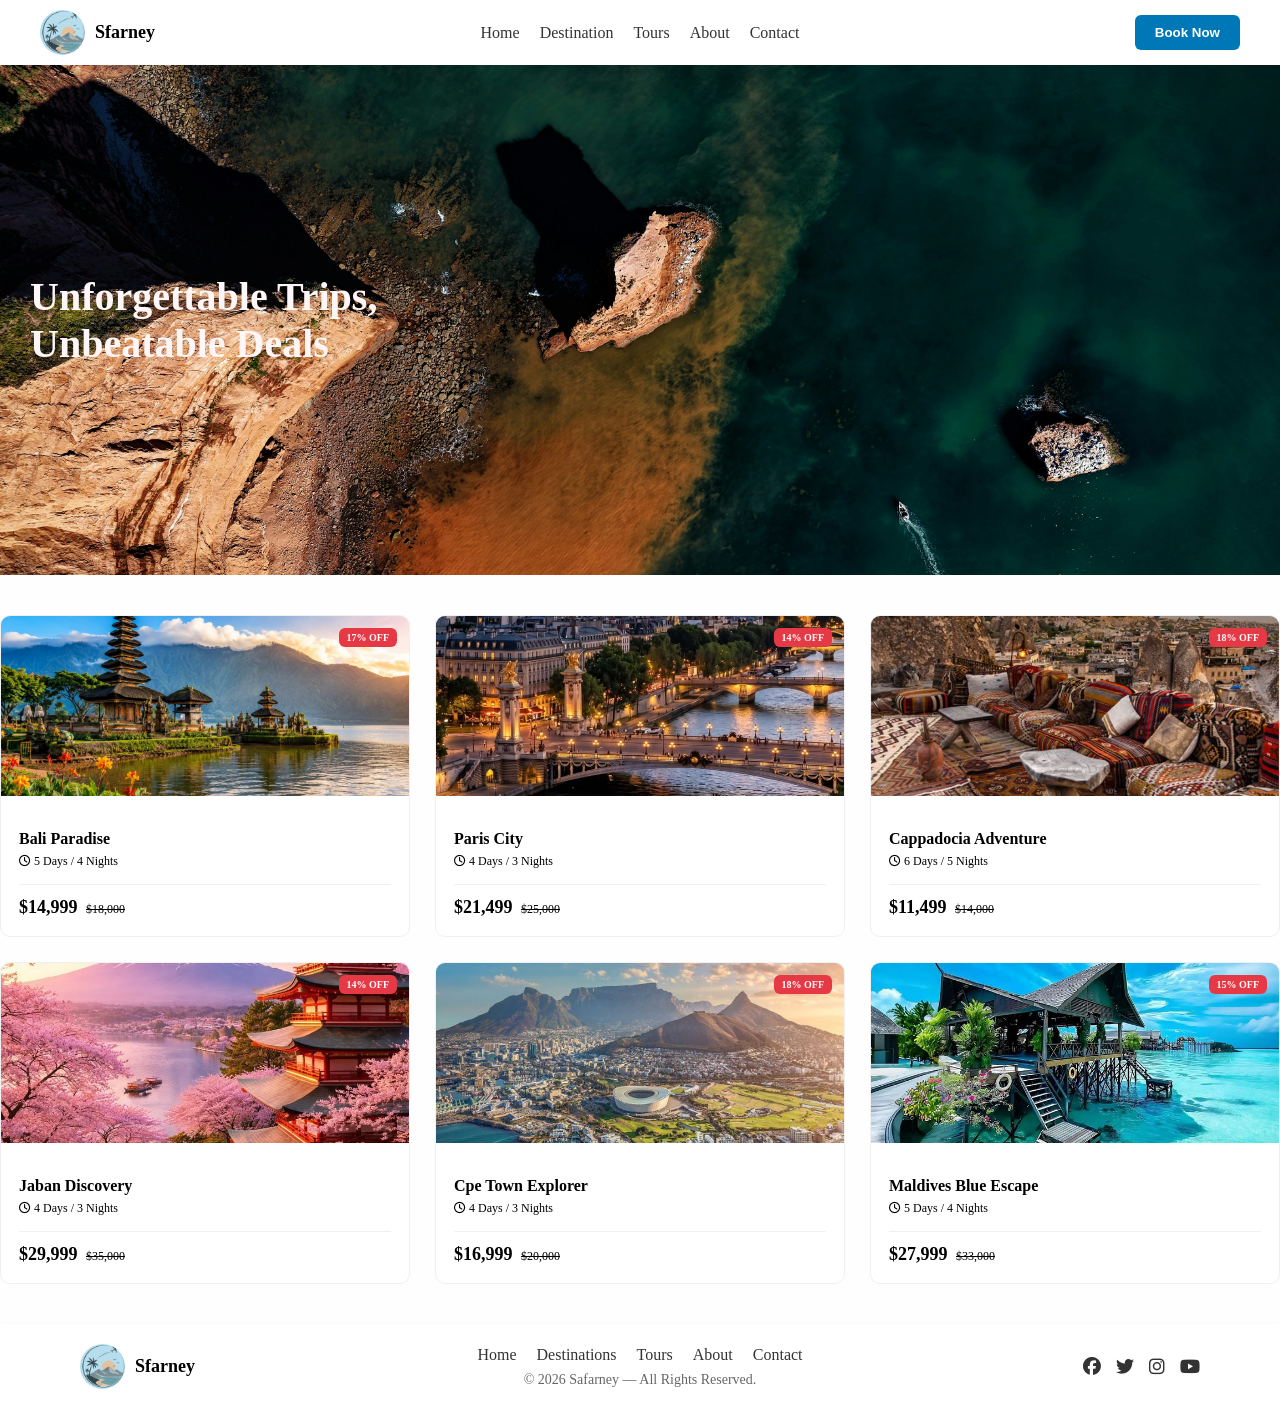
<file: packages.html>
<!DOCTYPE html>
<html lang="en">
<head>
    <meta charset="UTF-8">
    <meta name="viewport" content="width=device-width, initial-scale=1.0">
    <title>Packages</title>
    <link rel="stylesheet" href="packages.css">
     <link rel="stylesheet" href="https://cdnjs.cloudflare.com/ajax/libs/font-awesome/6.4.0/css/all.min.css">
</head>
<body>
     <header class="navbar">
        <div class="logo">
           <img src="img/logo.jfif">
            <span>Sfarney</span>
        </div>
        <nav class="nav">
             <a href="index.html">Home</a>
        <a href="destinations.html">Destination</a>
         <a href="tour.html">Tours</a>
        <a href="aboutus.html">About</a>
        <a href="contact.html">Contact</a> 
        </nav>
        <a href="booking.html" id="book"><button class="book-btn">Book Now</button></a>
    </header>

    <div class="hero-content">
  <div class="banner">
    <div class="banner-content">
        <h1>Unforgettable Trips,<br> Unbeatable Deals</h1>
   </div>
  </div>
</div>

   
   <div class="tour-container">
    <a href="pack.html" class="packadge-a">  
      <div class="package-card">
            <div class="package-img-wrap">
             <img src="img/bali paradise.jpg">
                <span class="badge-discount">17% OFF</span>
            </div>
            <div class="package-content">
              <h3 class="package-title">Bali Paradise</h3>
                <div class="package-meta">
                  <span><i class="fa-regular fa-clock"></i> 5 Days / 4 Nights</span>
                </div>
                <div class="package-footer">
                    <div class="price-tag">$14,999 <span>$18,000</span></div>
                    </div>
                </div>
            </div>
           </a>
              <a href="pack.html" class="packadge-a">
                <div class="package-card">
                    <div class="package-img-wrap">
                        <img src="img/paris city.jpg">
                        <span class="badge-discount">14% OFF</span>
                    </div>
                    <div class="package-content">
                        <h3 class="package-title">Paris City</h3>
                        <div class="package-meta">
                            <span><i class="fa-regular fa-clock"></i> 4 Days / 3 Nights</span>
                        </div>
                        <div class="package-footer">
                            <div class="price-tag">$21,499 <span>$25,000</span></div>
                        </div>
                    </div>
                </div>
                </a>
                <a href="pack.html" class="packadge-a">
                <div class="package-card">
                    <div class="package-img-wrap">
                        <img src="img/cappadocia.jpg">
                        <span class="badge-discount">18% OFF</span>
                    </div>
                    <div class="package-content">
                        <h3 class="package-title">Cappadocia Adventure</h3>
                        <div class="package-meta">
                            <span><i class="fa-regular fa-clock"></i> 6 Days / 5 Nights</span>
                        </div>
                        <div class="package-footer">
                            <div class="price-tag">$11,499 <span>$14,000</span></div>
                        </div>
                    </div>
                </div>
             </a>
                <a href="pack.html" class="packadge-a">
                <div class="package-card">
                    <div class="package-img-wrap">
                        <img src="img/japan.jpg">
                        <span class="badge-discount">14% OFF</span>
                    </div>
                    <div class="package-content">
                        <h3 class="package-title">Jaban Discovery</h3>
                        <div class="package-meta">
                            <span><i class="fa-regular fa-clock"></i> 4 Days / 3 Nights</span>
                        </div>
                        <div class="package-footer">
                            <div class="price-tag">$29,999 <span>$35,000</span></div>
                        </div>
                    </div>
                </div>
                </a>
                <a href="pack.html" class="packadge-a">
                <div class="package-card">
                    <div class="package-img-wrap">
                        <img src="img/cape town.jpg">
                        <span class="badge-discount">18% OFF</span>
                    </div>
                    <div class="package-content">
                        <h3 class="package-title">Cpe Town Explorer</h3>
                        <div class="package-meta">
                            <span><i class="fa-regular fa-clock"></i> 4 Days / 3 Nights</span>
                        </div>
                        <div class="package-footer">
                            <div class="price-tag">$16,999 <span>$20,000</span></div>
                        </div>
                    </div>
                </div>
                </a>
                
                <a href="pack.html" class="packadge-a">
                <div class="package-card">
                    <div class="package-img-wrap">
                        <img src="img/maldives blue.jpg">
                        <span class="badge-discount">15% OFF</span>
                    </div>
                    <div class="package-content">
                        <h3 class="package-title">Maldives Blue Escape</h3>
                        <div class="package-meta">
                            <span><i class="fa-regular fa-clock"></i> 5 Days / 4 Nights</span>
                        </div>
                        <div class="package-footer">
                            <div class="price-tag">$27,999 <span>$33,000</span></div>
                        </div>
                    </div>
                </div>
                </a>
   </div>
    <footer>
    <div class="logo">
           <img src="img/logo.jfif">
            <span>Sfarney</span>
        </div>
 <div class="center-content">
    <div class="nav">
      <a href="index.html">Home</a>
      <a href="destinations.html">Destinations</a>
      <a href="tour.html">Tours</a>
      <a href="aboutus.html">About</a>
      <a href="contact.html">Contact</a>
    </div>
    <div class="foo">
         <p>© 2026 Safarney — All Rights Reserved.</p>
    </div>
 </div>
    <div class="social-icons">
      <i class="fa-brands fa-facebook"></i>
      <i class="fa-brands fa-twitter"></i>
      <i class="fa-brands fa-instagram"></i>
      <i class="fa-brands fa-youtube"></i>
    </div>
    
  </footer>
</body>
</html>
</file>
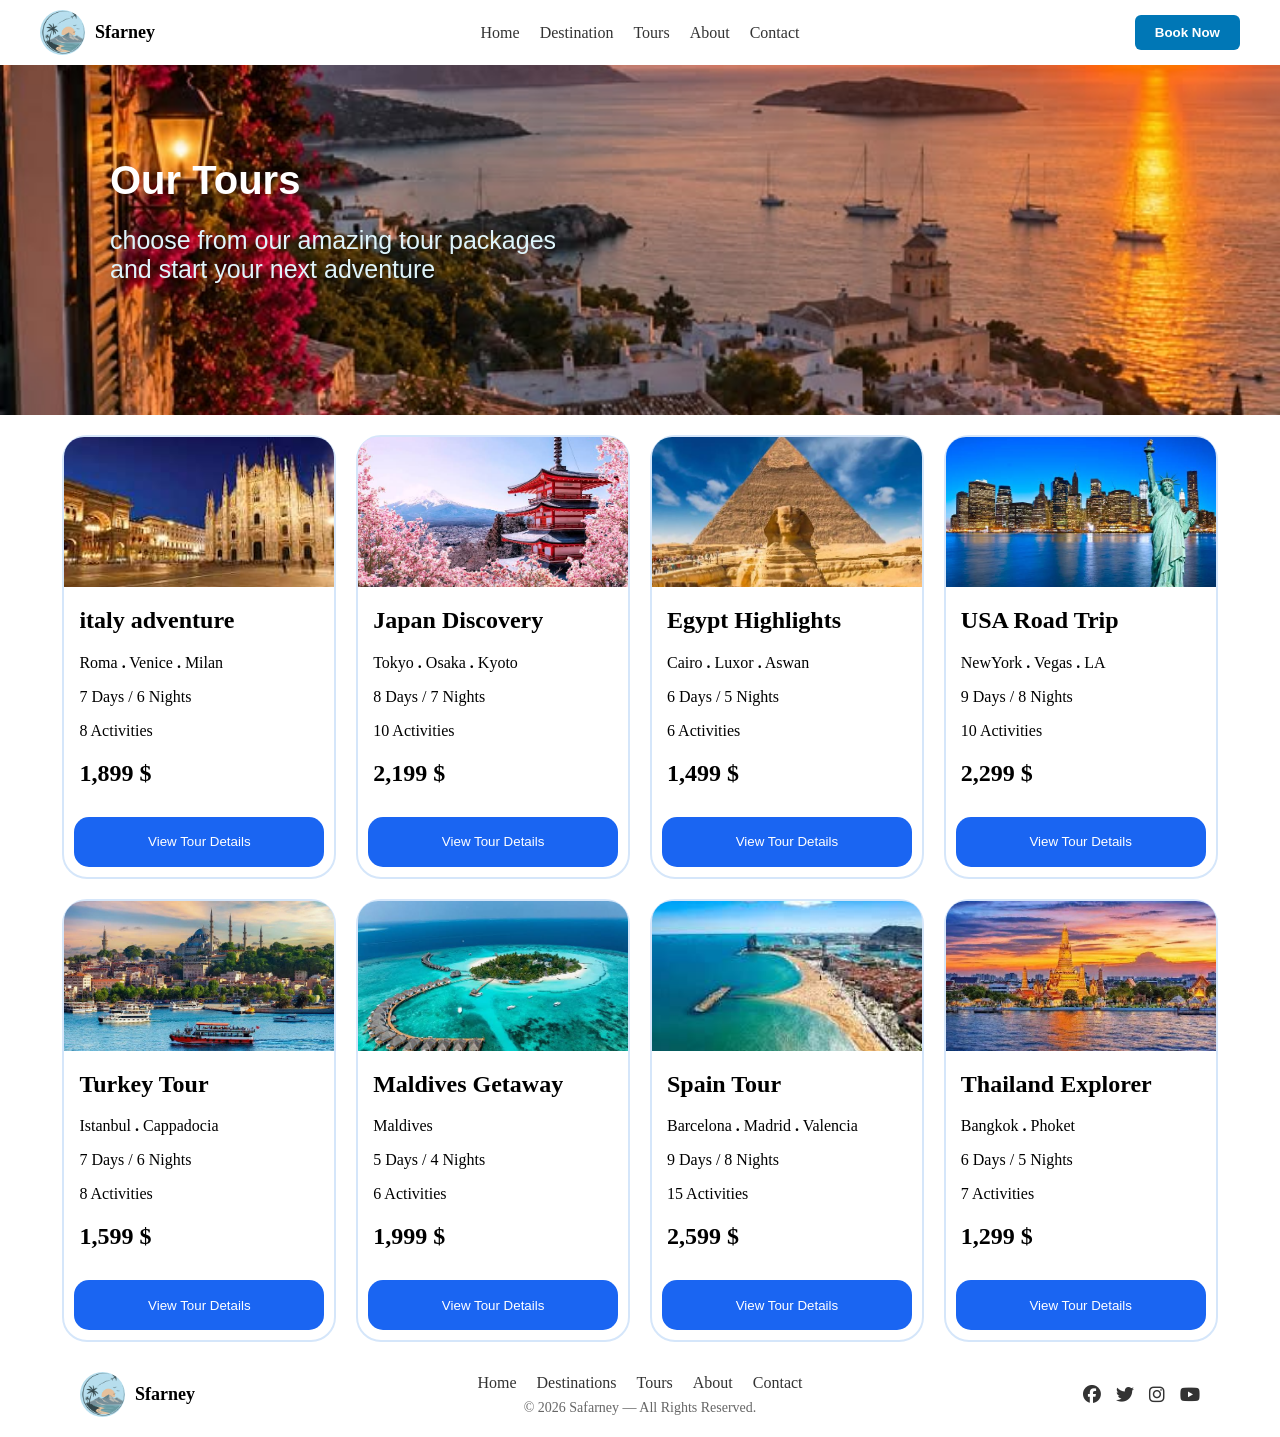
<file: tour.html>
<html>
    <head>
        <title>Our Tour</title>
        <meta charset="UTF-8">
        <link rel="stylesheet" href="tour.css">
         <link rel="stylesheet" href="https://cdnjs.cloudflare.com/ajax/libs/font-awesome/6.4.0/css/all.min.css">
    </head>
    <body>
         <header class="navbar">
        <div class="logo">
           <img src="img/logo.jfif">
            <span>Sfarney</span>
        </div>
        <nav class="nav">
             <a href="index.html">Home</a>
        <a href="destinations.html">Destination</a>
         <a href="tour.html">Tours</a>
        <a href="aboutus.html">About</a>
        <a href="contact.html">Contact</a> 
        </nav>
        <a href="booking.html" id="book"><button class="book-btn">Book Now</button></a>
    </header>
    
        <section id="hero-section">
            <img src="img/herobanner.jpg" alt="banner" id="heroimage">
            <h1>Our Tours</h1>
            <p>choose from our amazing tour packages<br> and start your next adventure</p>
        </section>
        <section id="area">
            <div class="category">
<img src="img/images-2.jpg">
<h2>italy adventure</h2>
<p>Roma <b>.</b> Venice <b>.</b> Milan</p>
<p> 7 Days / 6 Nights</p>
<p> 8 Activities</p>
<h1>1,899 $</h1>
<a href="tourdeitaly.html"><button> View Tour Details</button></a>
            </div>
               <div class="category">
<img src="img/images-3.jpg">
<h2>Japan Discovery</h2>
<p>Tokyo <b>.</b> Osaka <b>.</b> Kyoto</p>
<p> 8 Days / 7 Nights</p>
<p> 10 Activities</p>
<h1>2,199 $</h1>
<a href="tourdeitaly.html"><button> View Tour Details</button></a>
            </div>
                   <div class="category">
<img src="img/images-4.jpg">
<h2>Egypt Highlights</h2>
<p>Cairo <b>.</b> Luxor <b>.</b> Aswan</p>
<p> 6 Days / 5 Nights</p>
<p> 6 Activities</p>
<h1>1,499 $</h1>
<a href="tourdeitaly.html"><button> View Tour Details</button></a>
            </div>   
                           <div class="category">
<img src="img/images copy 2.jpg">
<h2>USA Road Trip</h2>
<p>NewYork <b>.</b> Vegas <b>.</b> LA</p>
<p> 9 Days / 8 Nights</p>
<p> 10 Activities</p>
<h1>2,299 $</h1>
<a href="tourdeitaly.html"><button> View Tour Details</button></a>
            </div>  
        </section> 
            <section id="area">
    
            <div class="category">
<img src="img/images-1.jpg">
<h2>Turkey Tour</h2>
<p>Istanbul <b>.</b> Cappadocia</p>
<p> 7 Days / 6 Nights</p>
<p> 8 Activities</p>
<h1>1,599 $</h1>
<a href="tourdeitaly.html"><button> View Tour Details</button></a>
            </div>     
                                              <div class="category">
<img src="img/images copy 3.jpg">
<h2>Maldives Getaway</h2>
<p>Maldives</p>
<p> 5 Days / 4 Nights</p>
<p> 6 Activities</p>
<h1>1,999 $</h1>
<a href="tourdeitaly.html"><button> View Tour Details</button></a>
            </div>     
                                                      <div class="category">
<img src="img/download.jpg">
<h2>Spain Tour</h2>
<p>Barcelona <b>.</b> Madrid <b>.</b> Valencia</p>
<p> 9 Days / 8 Nights</p>
<p> 15 Activities</p>
<h1>2,599 $</h1>
<a href="tourdeitaly.html"><button> View Tour Details</button></a>
            </div>  
                                                                  <div class="category">
<img src="img/images copy 4.jpg">
<h2>Thailand Explorer</h2>
<p>Bangkok <b>.</b> Phoket</p>
<p> 6 Days / 5 Nights</p>
<p> 7 Activities</p>
<h1>1,299 $</h1>
<a href="tourdeitaly.html"><button> View Tour Details</button></a>
            </div>        
</section>
 <footer>
    <div class="logo">
           <img src="img/logo.jfif">
            <span>Sfarney</span>
        </div>
 <div class="center-content">
    <div class="nav">
      <a href="index.html">Home</a>
      <a href="destinations.html">Destinations</a>
      <a href="tour.html">Tours</a>
      <a href="aboutus.html">About</a>
      <a href="contact.html">Contact</a>
    </div>
    <div class="foo">
         <p>© 2026 Safarney — All Rights Reserved.</p>
    </div>
 </div>
    <div class="social-icons">
      <i class="fa-brands fa-facebook"></i>
      <i class="fa-brands fa-twitter"></i>
      <i class="fa-brands fa-instagram"></i>
      <i class="fa-brands fa-youtube"></i>
    </div>
    
  </footer>
    
    </body>
</html>
</file>
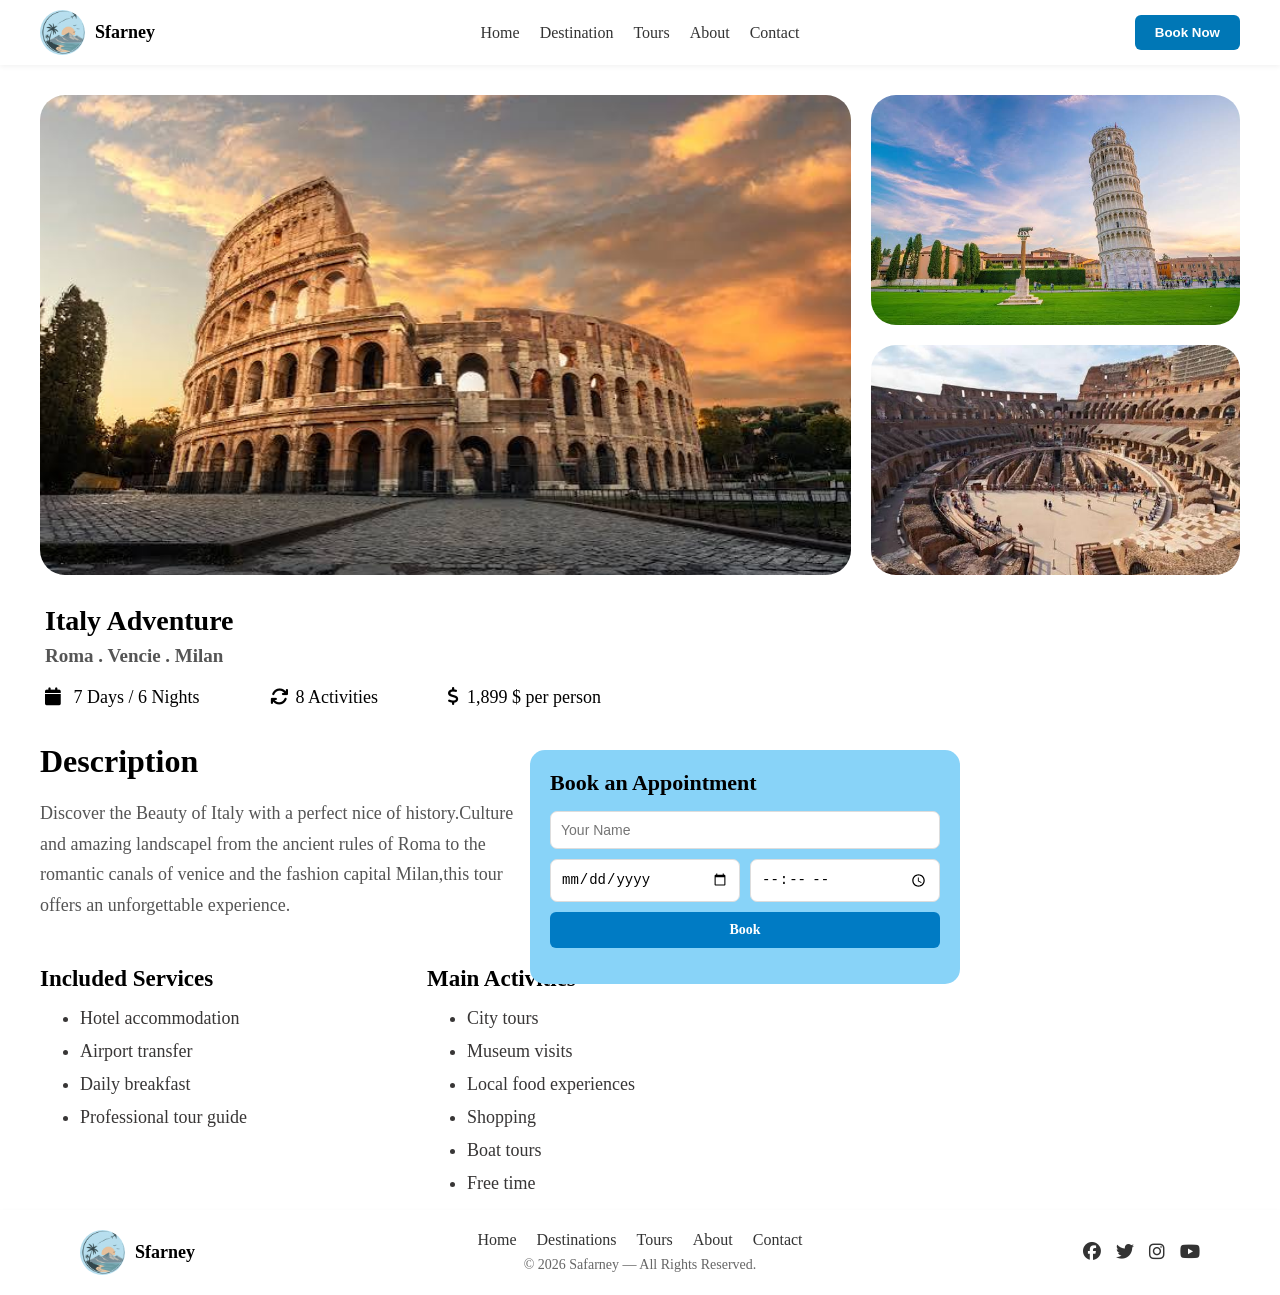
<file: tourdeitaly.html>
<html>
    <head>
        <title>Tour Details</title>
        <meta charset="UTF-8">
        <link rel="stylesheet" href="tourde.css">
            <link rel="stylesheet" href="https://cdnjs.cloudflare.com/ajax/libs/font-awesome/6.4.0/css/all.min.css">

    </head>
<body>
     <header class="navbar">
        <div class="logo">
           <img src="img/logo.jfif">
            <span>Sfarney</span>
        </div>
        <nav class="nav">
             <a href="index.html">Home</a>
        <a href="destinations.html">Destination</a>
         <a href="tour.html">Tours</a>
        <a href="aboutus.html">About</a>
        <a href="contact.html">Contact</a> 
        </nav>
        <a href="booking.html" id="book"><button class="book-btn">Book Now</button></a>
    </header>
    
<section id="images">
    <div id="hero-section" >
        <img src="img/images copy 5.jpg" alt=banner">
    </div>
    <div id="banner">
                <img src="img/images-1 copy.jpg" alt=banner">
    </div>
    <div id="banner1">
                <img src="img/images-2 copy.jpg" alt=banner">
    </div>
    <div id="des">
        <h1>Italy Adventure</h1>
      <h2 >Roma <b> .</b> Vencie <b> .</b> Milan</h2> 
      <div id="des1" >
<p> <i class="fa-solid fa-calendar"></i> 7 Days / 6 Nights</p>
        <p><i class="fa-solid fa-arrows-rotate"></i>8 Activities</p>
        <p><i class="fa-solid fa-dollar-sign"></i>1,899 $ per person</p>
        </div>
    </div>
</section>


    <div id="info">
      <h1>Description</h1>
      <p>Discover the Beauty of Italy with a perfect nice of history.Culture<br>
        and amazing landscapel from the ancient rules of Roma to the<br>
        romantic canals of venice and the fashion capital Milan,this tour<br>
        offers an unforgettable experience.</p>
    </div>
<div id="all">
<div id="services">
    <h1>Included Services</h1>
    <ul>
        <li>Hotel accommodation </li>
        <li>Airport transfer</li>
        <li>Daily breakfast</li>
        <li>Professional tour guide</li>
    </ul>
</div>
<div id="activities">
<h1>Main Activities</h1>
<ul>
<li> City tours</li>
<li>Museum visits</li>
<li>Local food experiences</li>
<li class="lichange">Shopping</li>
<li class="lichange">Boat tours </li>
<li class="lichange">Free time</li>
</ul>
</div>
</div>
<div id="booking">
    <h1>Book an Appointment</h1>

    <form>
        <input type="text" placeholder="Your Name">
        <input type="date">
        <input type="time">
          <a href="booking.html" class="btn"> Book</a>
    </form>
 </div>

 <footer>
    <div class="logo">
           <img src="img/logo.jfif">
            <span>Sfarney</span>
        </div>
 <div class="center-content">
    <div class="nav">
      <a href="index.html">Home</a>
      <a href="destinations.html">Destinations</a>
      <a href="tour.html">Tours</a>
      <a href="aboutus.html">About</a>
      <a href="contact.html">Contact</a>
    </div>
    <div class="foo">
         <p>© 2026 Safarney — All Rights Reserved.</p>
    </div>
 </div>
    <div class="social-icons">
      <i class="fa-brands fa-facebook"></i>
      <i class="fa-brands fa-twitter"></i>
      <i class="fa-brands fa-instagram"></i>
      <i class="fa-brands fa-youtube"></i>
    </div>
    
  </footer>

</body>
</html>
</file>
<file: style.css>
html{
    overflow-x: hidden;
    margin: 0;
    padding: 0;
    box-sizing: border-box;
    
        
}
body{
    background-color: #fffeff;
    padding: 0;
    margin: 0;
    overflow-x: hidden;
}
.navbar {
    display: flex;
    justify-content: space-between;
    align-items: center;
    padding: 10px 40px;
    background-color: #ffffff;
    box-shadow: 0 2px 5px rgba(0,0,0,0.05);
}


.logo, 
#book {
    flex: 1;
}

.logo {
    display: flex;
    align-items: center;
    gap: 8px;
    font-size: 20px;
    font-weight: bold;
    color: #0b3954;
}

.logo img {
    border-radius: 50%;
    height: 60px;
    object-fit: cover;
}


.nav {
    display: flex;
    justify-content: center;
    align-items: center;
    gap: 25px;
    flex: 2; 
}

.nav a {
    text-decoration: none;
    color: #555;
    font-size: 17px;
    font-weight: 500;
    white-space: nowrap; 
}

.nav a:hover {
    color: #0077b6;
    transition: 0.3s;
}


#book {
    display: flex;
    justify-content: flex-end;
    text-decoration: none;
}

.book-btn {
    background-color: #0077b6;
    color: #fff;
    border: none;
    padding: 10px 20px;
    border-radius: 6px;
    cursor: pointer;
    font-weight: 600;
    
}

.book-btn:hover {
    background-color: #005f92;
    transition: 0.3s;
}
footer {
    display: flex;
    justify-content: space-between;
    align-items: center;
    padding: 20px 80px;
    background-color: #ffffff;
    box-shadow: 0 2px 5px rgba(0, 0, 0, 0.05);
    width: 100%;
    box-sizing: border-box;
}
.logo {
    display: flex;
    align-items: center;
    gap: 10px;
    flex: 1; 
}
.logo img {
    width: 45px;
    height: 45px;
    border-radius: 50%; 
    object-fit: cover;
}
.logo span {
    font-weight: bold;
    font-size: 18px;
    color: #000;
}


.center-content {
    display: flex;
    flex-direction: column;
    align-items: center;
    gap: 8px;
}

.nav {
    display: flex;
    gap: 20px;
}

.nav a {
    text-decoration: none;
    color: #333;
    font-size: 16px;
    font-weight: 500;
}

.foo p {
    margin: 0;
    font-size: 14px;
    color: #666;
}


.social-icons {
    display: flex;
    justify-content: flex-end;
    gap: 15px;
    flex: 1; 
    font-size: 18px;
    color: #333;
}

.social-icons i {
    cursor: pointer;
    transition: color 0.3s;
}

.social-icons i:hover {
    color: #007bff; 
}
.banner{
  position: relative;
  width: 100%;
  height: 80vh;
  background:url('img/bannars.avif') no-repeat center center/cover;
  display: flex;
  flex-direction: column;
 justify-content: center;
  padding: 30px ;
}

.banner-content h1{
   font-family: 'Playfair Display', serif;
    font-size: 60px;
   color: #b7defa;   
}
.banner-content h1:hover{
   color: rgb(247, 250, 255);
}
.cont-p{
    font-family: 'Playfair Display', serif;
    font-size: 20px;
    
   color: #b7defa;  
   
    
}
.banner-p{
    font-size: 25px;
    letter-spacing: 3px;
    text-transform: uppercase;
    color: rgb(233, 238, 240);
    font-weight: 600;
   
}
.banner-btn{
    padding: 14px 28px;
    border-radius: 40px;
    color: #000000;
    border: 1px solid silver;
    background: rgb(44, 103, 129);
    text-decoration: none;
    font-weight: 600;
    font-size: 14px;
  
   
}
.banner-btn:hover{
  transform: scale(1.09);
   cursor: pointer;
   background-color: #0077b6;
    transition: 0.3s;
}
.nav-container {
    margin-top: -30px;
    position: relative;
    z-index: 10;
    display: flex;
    justify-content: center;
}

.quick-nav {
    background: #fff;
    width: 80%;
    display: flex;
    justify-content: space-around;
    padding: 15px;
    border-radius: 10px;
    box-shadow: 0 10px 30px rgba(0,0,0,0.08);
}

.q-item {
    display: flex;
    align-items: center;
    gap: 12px;
}

.q-item i {
    font-size: 20px;
    color: var(--primary-green);
}

.q-item strong {
    font-size: 11px;
    display: block;
    letter-spacing: 0.5px;
}

.q-item p {
    font-size: 10px;
    color: var(--text-muted);
}


.destination {
    padding: 50px 80px;
    
}


.dest-header {
    display: flex;
    justify-content: space-between;
    align-items: center;
    margin-bottom: 30px;
}

.dest-header h2 {
    font-size: 28px;
    font-weight: 700;
    color: #1a202c;
    margin: 0;
}

.dest-header .view-all {
    color: #007bc4;
    text-decoration: none;
    font-weight: 600;
    font-size: 15px;
    display: flex;
    align-items: center;
    gap: 8px;
    transition: color 0.2s ease;
}

.dest-header .view-all:hover {
    color: #005a92;
}


.dest-container {
    display: grid;
    grid-template-columns: repeat(auto-fill, minmax(230px, 1fr));
    gap: 25px;
}


.card {
    background-color: #ffffff;
    border-radius: 12px;
    overflow: hidden;
    box-shadow: 0 4px 12px rgba(0, 0, 0, 0.05);
    border: 1px solid #e2e8f0;
    display: flex;
    flex-direction: column;
   
}

.card:hover {
    transform: scale(1.03);
    box-shadow: 0 8px 20px rgba(0, 0, 0, 0.1);
    transition: 0.3 ease;
}


.card-image {
    width: 100%;
    height: 180px;
    overflow: hidden;
}

.card-image img {
    width: 100%;
    height: 100%;
    object-fit: cover;
    display: block;
}


.card-content {
    padding: 18px;
    display: flex;
    flex-direction: column;
    flex-grow: 1;
}

.card-content h3 {
    margin: 0;
    font-size: 18px;
    font-weight: 700;
    color: #1a202c;
}

.card-content .country {
    font-size: 13px;
    color: #718096;
    margin-top: 3px;
    margin-bottom: 10px;
    display: block;
}

.card-content .description {
    font-size: 13px;
    color: #4a5568;
    margin-bottom: 15px;
    line-height: 1.4;
    flex-grow: 1;
}


.card-content .price {
    font-size: 14px;
    color: #1a202c;
    font-weight: 600;
    margin-bottom: 12px;
}

.card-content .price span {
    font-weight: 800;
    color: #007bc4;
}


.card-content .btn {
    width: 100%;
    padding: 10px 0;
    background-color: #007bc4;
    color: #ffffff;
    border: none;
    border-radius: 6px;
    font-size: 14px;
    font-weight: 600;
    text-align: center;
    text-decoration: none;
    display: block;
    box-sizing: border-box;
    transition: background-color 0.2s ease;
}

.card-content .btn:hover {
    background-color: #005a92;
}
.packadge-a{
    text-decoration: none;
    color: #000;
    cursor: pointer;
}
.tour-container {
    display: grid;
    grid-template-columns: repeat(3, 1fr);
    gap: 25px;
    max-width: 1400px;
    width:100%;
    box-sizing: border-box;
    margin:40px auto;
    padding: 0;
   
    
}

.package-card {
    background: #fff;
    border-radius:10px;
    overflow: hidden;
    border: 1px solid #f0f0f0;
   
}

.package-img-wrap {
    position: relative;
    height: 180px;
}

.package-img-wrap img {
    width: 100%;
    height: 100%;
    object-fit: cover;
}

.badge-discount {
    position: absolute;
    top: 12px;
    right: 12px;
    background: #e63946;
    color: #fff;
    font-size: 10px;
    font-weight: 700;
    padding: 4px 8px;
    border-radius: 6px;
}

.package-content {
    padding: 18px;
}

.package-title {
    font-size: 16px;
    font-weight: 700;
    margin-bottom: 6px;
}

.package-meta {
    display: flex;
    align-items: center;
    gap: 15px;
    font-size: 12px;
    color: var(--text-muted);
    margin-bottom: 15px;
}

.package-footer {
    display: flex;
    justify-content: space-between;
    align-items: center;
    padding-top: 12px;
    border-top: 1px solid #f0f0f0;
}

.price-tag {
    font-size: 18px;
    font-weight: 700;
    color: black;
}

.price-tag span {
    font-size: 12px;
    color: black;
    text-decoration: line-through;
    font-weight: 400;
    margin-left: 4px;
}

.tour{
    display: flex;
    justify-content: space-between;
    align-items: center;
    margin-bottom: 5px;
    padding-left: 50px;
    padding-right: 50px;
}

.tour-title {
    font-size: 28px;
    font-weight: 700;
    color: #1a202c;
    margin: 0;
}

 .view-all {
    color: #007bc4;
    text-decoration: none;
    font-weight: 600;
    font-size: 15px;
    display: flex;
    align-items: center;
    gap: 8px;
    transition: color 0.2s ease;
}
.view-all{
    text-decoration: none;
}

.view-all:hover {
    color: #005a92;
}
</file>
<file: aboutus.css>
body{
    padding: 0;
    margin: 0;
    overflow-x:  hidden;
}
.navbar {
    display: flex;
    justify-content: space-between;
    align-items: center;
    padding: 10px 40px;
    background-color: #ffffff;
    box-shadow: 0 2px 5px rgba(0,0,0,0.05);
}


.logo, 
#book {
    flex: 1;
}

.logo {
    display: flex;
    align-items: center;
    gap: 8px;
    font-size: 20px;
    font-weight: bold;
    color: #0b3954;
}

.logo img {
    border-radius: 50%;
    height: 60px;
    object-fit: cover;
}


.nav {
    display: flex;
    justify-content: center;
    align-items: center;
    gap: 25px;
    flex: 2; 
}

.nav a {
    text-decoration: none;
    color: #555;
    font-size: 17px;
    font-weight: 500;
    white-space: nowrap; 
}

.nav a:hover {
    color: #0077b6;
    transition: 0.3s;
}


#book {
    display: flex;
    justify-content: flex-end;
    text-decoration: none;
}

.book-btn {
    background-color: #0077b6;
    color: #fff;
    border: none;
    padding: 10px 20px;
    border-radius: 6px;
    cursor: pointer;
    font-weight: 600;

}

.book-btn:hover {
    background-color: #005f92;
    transition: 0.3s;
}
footer {
    display: flex;
    justify-content: space-between;
    align-items: center;
    padding: 20px 80px;
    background-color: #ffffff;
    box-shadow: 0 2px 5px rgba(0, 0, 0, 0.05);
    width: 100%;
    box-sizing: border-box;
    margin-top: 190px;
}
.logo {
    display: flex;
    align-items: center;
    gap: 10px;
    flex: 1; 
}

.logo img {
    width: 45px;
    height: 45px;
    border-radius: 50%; 
    object-fit: cover;
}
.logo span {
    font-weight: bold;
    font-size: 18px;
    color: #000;
}


.center-content {
    display: flex;
    flex-direction: column;
    align-items: center;
    gap: 8px;
}

.nav {
    display: flex;
    gap: 20px;
}

.nav a {
    text-decoration: none;
    color: #333;
    font-size: 16px;
    font-weight: 500;
}

.foo p {
    margin: 0;
    font-size: 14px;
    color: #666;
}


.social-icons {
    display: flex;
    justify-content: flex-end;
    gap: 15px;
    flex: 1; 
    font-size: 18px;
    color: #333;
}

.social-icons i {
    cursor: pointer;
    transition: color 0.3s;
}

.social-icons i:hover {
    color: #007bff; 
}

#heroimage{
    width: 100%;
    height: 450px;
    display: block;
    object-fit: cover;
}
#hero-section h1{
    position: relative;
    bottom: 300px;
    left: 60px;
    font-family:'Lucida Sans', 'Lucida Sans Regular', 'Lucida Grande', 'Lucida Sans Unicode', Geneva, Verdana, sans-serif;
    color: white;
    font-size: 40px;
}
#hero-section p{
    position: relative;
    bottom: 320px;
    left: 60px;
    font-family:'Lucida Sans', 'Lucida Sans Regular', 'Lucida Grande', 'Lucida Sans Unicode', Geneva, Verdana, sans-serif;
    color: #e6e3e3;
    font-size: 25px;
}
#information{
position: relative;
bottom: 140px;
left: 40px;
width: 100%;
height: 64%;
}
#story h1 {
 font-family:'Lucida Sans', 'Lucida Sans Regular', 'Lucida Grande', 'Lucida Sans Unicode', Geneva, Verdana, sans-serif;
    color: rgb(0, 0, 0);
    font-size: 35px;
}
#story p {
  font-family:'Lucida Sans', 'Lucida Sans Regular', 'Lucida Grande', 'Lucida Sans Unicode', Geneva, Verdana, sans-serif;
    color: #404040;
    font-size: 20px;
}
#story img {
object-fit: cover;
    width: 50%;
    height: 210px;
    position: relative;
    left: 270px;

}
#story h1:hover{
    color: rgb(59, 121, 247);
}
#value h1:hover{
    color: rgb(59, 121, 247);
}
#story{
    padding: 0;
    margin: 0;
}
#value{
    padding: 0;
    margin: 0;
    position: relative;
    bottom: 300px;

}
#value img {
object-fit: cover;
    width: 50%;
    height: 250px;
    position: relative;
    left: 250px;
    padding: 10px;
    margin: 20px;
    margin-bottom: 100px;
}
#value h1{
     font-family:'Lucida Sans', 'Lucida Sans Regular', 'Lucida Grande', 'Lucida Sans Unicode', Geneva, Verdana, sans-serif;
    color: rgb(0, 0, 0);
    font-size: 35px;
}
#banner{
    position: relative;
    right: -1150px;
    bottom: 500px;

}
#banner img{
    border: 5px solid rgb(224, 223, 232);
    height: 250px;
    width: 300px;
    border-radius: 25px;
}
</file>
<file: booking.css>
html{
    margin: 0;
    padding: 0;
    box-sizing: border-box;
   overflow-x: hidden;
}
.navbar {
    display: flex;
    justify-content: space-between;
    align-items: center;
    padding: 10px 40px;
    background-color: #ffffff;
    box-shadow: 0 2px 5px rgba(0,0,0,0.05);
}


.logo, 
#book {
    flex: 1;
}

.logo {
    display: flex;
    align-items: center;
    gap: 8px;
    font-size: 20px;
    font-weight: bold;
    color: #0b3954;
}

.logo img {
    border-radius: 50%;
    height: 60px;
    object-fit: cover;
}


.nav {
    display: flex;
    justify-content: center;
    align-items: center;
    gap: 25px;
    flex: 2; 
}

.nav a {
    text-decoration: none;
    color: #555;
    font-size: 17px;
    font-weight: 500;
    white-space: nowrap; 
}

.nav a:hover {
    color: #0077b6;
    transition: 0.3s;
}


#book {
    display: flex;
    justify-content: flex-end;
    text-decoration: none;
}

.book-btn {
    background-color: #0077b6;
    color: #fff;
    border: none;
    padding: 10px 20px;
    border-radius: 6px;
    cursor: pointer;
    font-weight: 600;

}

.book-btn:hover {
    background-color: #005f92;
    transition: 0.3s;
}
footer {
    display: flex;
    justify-content: space-between;
    align-items: center;
    padding: 20px 80px;
    background-color: #ffffff;
    box-shadow: 0 2px 5px rgba(0, 0, 0, 0.05);
    width: 100%;
    box-sizing: border-box;
}
.logo {
    display: flex;
    align-items: center;
    gap: 10px;
    flex: 1; 
}

.logo img {
    width: 45px;
    height: 45px;
    border-radius: 50%; 
    object-fit: cover;
}
.logo span {
    font-weight: bold;
    font-size: 18px;
    color: #000;
}


.center-content {
    display: flex;
    flex-direction: column;
    align-items: center;
    gap: 8px;
}

.nav {
    display: flex;
    gap: 20px;
}

.nav a {
    text-decoration: none;
    color: #333;
    font-size: 16px;
    font-weight: 500;
}

.foo p {
    margin: 0;
    font-size: 14px;
    color: #666;
}


.social-icons {
    display: flex;
    justify-content: flex-end;
    gap: 15px;
    flex: 1; 
    font-size: 18px;
    color: #333;
}

.social-icons i {
    cursor: pointer;
    transition: color 0.3s;
}

.social-icons i:hover {
    color: #007bff; 
}
.hero-section {
    background: linear-gradient(rgba(0, 0, 0, 0.2), rgba(0, 0, 0, 0.2)),
     url(img/bannar2.jpg) center/cover no-repeat;
    height: 250px;
    display: flex;
    justify-content: center;
    align-items: center;
    text-align: center;
    color: #ffffff;
}
.hero-content h1 {
    font-size: 36px;
    margin-bottom: 8px;
    font-weight: 700;
}
.hero-content h1:hover {
    transition: 2s ease;
    color: #5babdc;
}

.hero-content p {
    font-size: 16px;
    opacity: 0.9;
}

.book {
    background-color: rgb(247, 245, 245);
    padding: 40px;
    border-radius: 12px;
    max-width: 900px;
    margin: 20px auto 60px auto;
    box-shadow: 0 15px 35px rgba(0, 0, 0, 0.8);
}

.book-form {
   background-color: rgb(248, 248, 247);
   border: 1px solid rgb(255, 254, 255);
   border-radius: 15px;
   padding: 20px;
   display: grid;
   grid-template-columns: 1fr 1fr; 
   gap: 20px 30px;  
}


.form {
  display: flex;
  flex-direction: column;
}


.full-width,
.submit-btn {
    grid-column: span 2;
}

label {
    font-size: 18px;
    font-weight: 600;
    color: rgb(0, 0, 0);
    margin-bottom: 8px;
}

input[type="text"],
input[type="email"],
input[type="number"],
input[type="date"],
select,
textarea {
  width: 100%;
  padding: 12px 16px;
  border: 1px solid #e2e8f0;
  border-radius: 8px;
  background-color: #f8fafc;
  font-size: 14px;
  color: #4a5568;
  outline: none;
  box-sizing: border-box;
  transition: all 0.3s ease;
}

input:hover,
select:hover,
textarea:hover {
     border-color: #0077b6;  
}

.form-radio {
    display: flex;
    align-items: center;
    gap: 20px;
    height: 45px;
}

.radio {
    display: flex;
    align-items: center;
    gap: 8px;
    cursor: pointer;
    font-size: 15px;
    font-weight: 500;
    color: #4a5568;
}

.radio input[type="radio"] {
   accent-color: #0077b6;
   width: 18px;
   height: 18px;
   cursor: pointer;
}

.submit-btn {
    background-color: #0077b6;
    color: white;
    border: none;
    padding: 15px;
    border-radius: 8px;
    font-size: 16px;
    font-weight: 600;
    cursor: pointer;
    margin-top: 10px;
    width: 100%; 
}

.submit-btn:hover {
   background-color: #005f92;
   transition: background-color 0.3s;
}
</file>
<file: contact.css>
body{
    background-color: #f8f9fa;
    padding: 0;
    margin: 0;
}
.navbar {
    display: flex;
    justify-content: space-between;
    align-items: center;
    padding: 10px 40px;
    background-color: #ffffff;
    box-shadow: 0 2px 5px rgba(0,0,0,0.05);
}


.logo, 
#book {
    flex: 1;
}

.logo {
    display: flex;
    align-items: center;
    gap: 10px;
    flex: 1; 
}

.logo img {
    border-radius: 50%;
    height: 60px;
    object-fit: cover;
}


.nav {
    display: flex;
    justify-content: center;
    align-items: center;
    gap: 25px;
    flex: 2; 
}

.nav a {
    text-decoration: none;
    color: #555;
    font-size: 17px;
    font-weight: 500;
    white-space: nowrap; 
}

.nav a:hover {
    color: #0077b6;
    transition: 0.3s;
}


#book {
    display: flex;
    justify-content: flex-end;
    text-decoration: none;
}

.book-btn {
    background-color: #0077b6;
    color: #fff;
    border: none;
    padding: 10px 20px;
    border-radius: 6px;
    cursor: pointer;
    font-weight: 600;
}

.book-btn:hover {
    background-color: #005f92;
    transition: 0.3s;
}
footer {
    display: flex;
    justify-content: space-between;
    align-items: center;
    padding: 20px 80px;
    background-color: #ffffff;
    box-shadow: 0 2px 5px rgba(0, 0, 0, 0.05);
    width: 100%;
    box-sizing: border-box;
}
.logo {
    display: flex;
    align-items: center;
    gap: 10px;
    flex: 1; 
}
.logo img {
    width: 45px;
    height: 45px;
    border-radius: 50%; 
    object-fit: cover;
}
.logo span {
    font-weight: bold;
    font-size: 18px;
    color: #000;
}


.center-content {
    display: flex;
    flex-direction: column;
    align-items: center;
    gap: 8px;
}

.nav {
    display: flex;
    gap: 20px;
}

.nav a {
    text-decoration: none;
    color: #333;
    font-size: 16px;
    font-weight: 500;
}

.foo p {
    margin: 0;
    font-size: 14px;
    color: #666;
}


.social-icons {
    display: flex;
    justify-content: flex-end;
    gap: 15px;
    flex: 1; 
    font-size: 18px;
    color: #333;
}

.social-icons i {
    cursor: pointer;
    transition: color 0.3s;
}

.social-icons i:hover {
    color: #007bff; 
}
.hero-section{
    background:url('img/ppppp.jpg');
    background-repeat: no-repeat;
    background-position: center;
    background-size: cover;
    height: 350px; 
    position: relative;
}
.hero-overlay {
    background: rgba(0, 0, 0, 0.45); 
    width: 100%;
    height: 100%;
    display: flex;
    flex-direction: column;         
    justify-content: center;        
    padding-left: 60px;             
    color: #ffffff;                 
}

.hero-overlay h1 {
    color: #ffffff;
    font-size: 42px;
    font-weight: bold;
    margin-bottom: 8px;
}

.hero-overlay p {
    color: #ffffff;
    font-size: 20px;
    font-weight: 500;
    margin-bottom: 20px;
}

.main-contact-container {
    display: flex;
    justify-content: space-between;
    padding: 30px 80px 60px 80px;
    gap: 50px;
    background-color: #ffffff;
}

.contact-form-container {
    flex: 1;
}

.contact-map-container {
    flex: 1;
    display: flex;
    flex-direction: column;
    justify-content: space-between;
}

/* Form Styling */
.contact-form-container h2 {
    font-size: 22px;
    font-weight: 700;
    color: #1a202c;
    margin-bottom: 20px;
}

.form-group {
    margin-bottom: 15px;
}

.form-group label {
    display: block;
    font-size: 16px;
    font-weight: 700;
    color: #2d3748;
    margin-bottom: 8px;
}

.form-group input, 
.form-group textarea {
    width: 100%;
    padding: 10px 14px;
    border: 1px solid #e2e8f0;
    border-radius: 6px;
    font-size: 14px;
    background-color: #f8fafc;
    outline: none;
}

.form-group input:focus, 
.form-group textarea:focus {
    border-color: #007bc4;
    background-color: #ffffff;
}

.submit-btn {
    width: 100%;
    padding: 12px;
    background-color: #007bc4;
    color: #ffffff;
    border: none;
    border-radius: 6px;
    font-size: 15px;
    font-weight: 600;
    cursor: pointer;
    margin-top: 10px;
}

.submit-btn:hover {
    background-color: #005a92;
}


.social-links-section {
    margin-top: 25px;
}

.social-links-section h3 {
    font-size: 18px;
    font-weight: 700;
    color: #1a202c;
    margin-bottom: 15px;
}

.social-icon {
   display: flex;
    gap: 15px;
    justify-content: flex-start;
}

.social-icon .icon {
    width: 42px;
    height: 42px;
    border-radius: 50%;
    display: flex;
    justify-content: center;
    align-items: center;
    color: #ffffff;
    text-decoration: none;
    font-size: 18px;
    
}

.icon.facebook { background-color: #1877f2; }
.icon.instagram { background-color: #e4405f; }
.icon.twitter { background-color: #1da1f2; }
.icon.youtube { background-color: #ff0000; }
.icon.linkedin { background-color: #0a66c2; }


.footer-section {
    background-color: #0b253a;
    color: #ffffff;
    padding: 30px 80px 20px 80px;
}

.footer-content {
    display: flex;
    justify-content: space-between;
    align-items: center;
    border-bottom: 1px solid rgba(255, 255, 255, 0.1);
    padding-bottom: 20px;
}

.footer-logo {
    display: flex;
    align-items: center;
    gap: 10px;
    font-size: 18px;
    font-weight: bold;
}

.footer-links {
    display: flex;
    gap: 25px;
}

.footer-links a {
    color: #cbd5e1;
    text-decoration: none;
    font-size: 14px;
}

.footer-links a:hover {
    color: #ffffff;
}

.footer-social {
    display: flex;
    gap: 15px;
}

.footer-social a {
    color: #ffffff;
    text-decoration: none;
    font-size: 16px;
}

.footer-bottom {
    text-align: center;
    padding-top: 15px;
    font-size: 12px;
    color: #94a3b8;
}
</file>
<file: destinations.css>
body{
    background-color: #f8f9fa;
    padding: 0;
    margin: 0;
}
.navbar {
    display: flex;
    justify-content: space-between;
    align-items: center;
    padding: 10px 40px;
    background-color: #ffffff;
    box-shadow: 0 2px 5px rgba(0,0,0,0.05);
}


.logo, 
#book {
    flex: 1;
}

.logo {
    display: flex;
    align-items: center;
    gap: 8px;
    font-size: 20px;
    font-weight: bold;
    color: #0b3954;
}

.logo img {
    border-radius: 50%;
    height: 60px;
    object-fit: cover;
}


.nav {
    display: flex;
    justify-content: center;
    align-items: center;
    gap: 25px;
    flex: 2; 
}

.nav a {
    text-decoration: none;
    color: #555;
    font-size: 17px;
    font-weight: 500;
    white-space: nowrap; 
}

.nav a:hover {
    color: #0077b6;
    transition: 0.3s;
}


#book {
    display: flex;
    justify-content: flex-end;
    text-decoration: none;
}

.book-btn {
    background-color: #0077b6;
    color: #fff;
    border: none;
    padding: 10px 20px;
    border-radius: 6px;
    cursor: pointer;
    font-weight: 600;
}

.book-btn:hover {
    background-color: #005f92;
    transition: 0.3s;
}
footer {
    display: flex;
    justify-content: space-between;
    align-items: center;
    padding: 20px 80px;
    background-color: #ffffff;
    box-shadow: 0 2px 5px rgba(0, 0, 0, 0.05);
    width: 100%;
    box-sizing: border-box;
}
.logo {
    display: flex;
    align-items: center;
    gap: 10px;
    flex: 1; 
}
.logo img {
    width: 45px;
    height: 45px;
    border-radius: 50%; 
    object-fit: cover;
}
.logo span {
    font-weight: bold;
    font-size: 18px;
    color: #000;
}


.center-content {
    display: flex;
    flex-direction: column;
    align-items: center;
    gap: 8px;
}

.nav {
    display: flex;
    gap: 20px;
}

.nav a {
    text-decoration: none;
    color: #333;
    font-size: 16px;
    font-weight: 500;
}

.foo p {
    margin: 0;
    font-size: 14px;
    color: #666;
}


.social-icons {
    display: flex;
    justify-content: flex-end;
    gap: 15px;
    flex: 1; 
    font-size: 18px;
    color: #333;
}

.social-icons i {
    cursor: pointer;
    transition: color 0.3s;
}

.social-icons i:hover {
    color: #007bff; 
}
.hero-section{
    background:url('img/img\ mm.jfif');
    background-repeat: no-repeat;
    background-position: center;
    background-size: cover;
    height: 350px; 
    position: relative;
}
.hero-overlay {
    background: rgba(0, 0, 0, 0.45); 
    width: 100%;
    height: 100%;
    display: flex;
    flex-direction: column;         
    justify-content: center;        
    padding-left: 60px;             
    color: #ffffff;                 
}

.hero-overlay h1 {
    color: #ffffff;
    font-size: 42px;
    font-weight: bold;
    margin-bottom: 8px;
}

.hero-overlay p {
    color: #ffffff;
    font-size: 20px;
    font-weight: 500;
    margin-bottom: 20px;
}



/* Destinations Section  */
.destinations-section {
    padding: 50px 80px;
    background-color: #f8fafc;
}

/* Grid */
.destinations-grid {
    display: grid;
    grid-template-columns: repeat(4, 1fr);
    gap: 25px;
}

/* Design */
.card {
    background-color: #ffffff;
    border-radius: 12px;
    overflow: hidden;
    box-shadow: 0 4px 12px rgba(0, 0, 0, 0.05);
    border: 1px solid #e2e8f0;
    display: flex;
    flex-direction: column;
}

/*  Image */
.card img {
    width: 100%;
    height: 180px;
    object-fit: cover;
}

/* Content */
.card-body {
    padding: 18px;
    display: flex;
    flex-direction: column;
    flex-grow: 1;
}

.card-body h3 {
    margin: 0;
    font-size: 18px;
    font-weight: 700;
    color: #1a202c;
}

.card-body .country {
    font-size: 13px;
    color: #718096;
    margin-top: 3px;
    margin-bottom: 10px;
}

.card-body p {
    font-size: 13px;
    color: #4a5568;
    margin-bottom: 15px;
    line-height: 1.4;
    flex-grow: 1;
}

/* Price */
.card-body .price {
    font-size: 14px;
    color: #1a202c;
    font-weight: 600;
    margin-bottom: 12px;
}

.card-body .price span {
    font-weight: 800;
    color: #007bc4;
}

/* Button */
.details-btn {
    width: 100%;
    padding: 10px;
    background-color: #007bc4;
    color: #ffffff;
    border: none;
    border-radius: 6px;
    font-size: 14px;
    font-weight: 600;
    cursor: pointer;
}

.details-btn:hover {
    background-color: #005a92;
}
</file>
<file: pack.css>
html {
  margin: 0;
  padding: 0;
  box-sizing: border-box;
}

body {
  font-family: 'Poppins', sans-serif;
  background-color: #f4f6f8;
  color: #333;
  display: flex;
  justify-content: center;
  align-items: center;
  padding: 20px 10px;
}


.detailes-card {
  width: 100%;
  max-width: 480px;
  background-color: #ffffff;
  border-radius: 20px;
  overflow: hidden;
  box-shadow: 0 10px 30px rgba(0, 0, 0, 0.08);
}


.card-image {
  width: 100%;
  height: 220px;
  overflow: hidden;
}

.card-image img {
  width: 100%;
  height: 100%;
  object-fit: cover;
}


.content {
  padding: 24px;
}


.title {
  font-family: 'Playfair Display', serif;
  font-size: 32px;
  color: #1a1a1a;
  margin-bottom: 6px;
  font-weight: 700;
}

.location {
  display: flex;
  align-items: center;
  gap: 6px;
  color: #888;
  font-size: 14px;
  margin-bottom: 24px;
}

.location i {
  font-size: 13px;
}


.info-grid {
  display: grid;
  grid-template-columns: repeat(3, 1fr);
  gap: 12px;
  margin-bottom: 30px;
}

.info-card {
  background-color: #f7f7f8;
  padding: 16px 10px;
  border-radius: 14px;
  display: flex;
  flex-direction: column;
  align-items: flex-start;
}

.info-card .icon {
  font-size: 18px;
  color: #333;
  margin-bottom: 12px;
  align-self: flex-end;
}

.info-card .label {
  font-size: 11px;
  color: #888;
  margin-bottom: 6px;
}

.info-card .value {
  font-size: 13px;
  font-weight: 600;
  color: #1a1a1a;
  line-height: 1.3;
}


.section-trip {
  margin-bottom: 28px;
}

.section-title {
  font-family: 'Playfair Display', serif;
  font-size: 22px;
  color: #1a1a1a;
  margin-bottom: 14px;
  font-weight: 600;
}

.description {
  font-size: 14px;
  line-height: 1.7;
  color: #555;
  font-weight: 300;
}


.highlights-list {
  list-style: none;
}

.highlights-list li {
  display: flex;
  justify-content: space-between;
  align-items: center;
  font-size: 14px;
  color: #444;
  margin-bottom: 14px;
}

.check-icon {
  color: #1e7a57;
  font-size: 18px;
}


.section-price {
  margin-bottom: 10px;
}

.price-action-row {
  display: flex;
  align-items: center;
  gap: 16px;
  margin-top: 15px;
}

.price-action-row a {
  text-decoration: none;
}

.book-btn {
  background-color: #127253;
  color: #ffffff;
  border: none;
  padding: 14px 24px;
  border-radius: 12px;
  font-size: 14px;
  font-weight: 500;
  cursor: pointer;
  transition: background-color 0.2s ease;
  white-space: nowrap;
}

.book-btn:hover {
  background-color: #0d583f;
}

.price-wrapper {
  display: flex;
  align-items: baseline;
  gap: 6px;
  flex-wrap: wrap;
}

.price {
  font-size: 24px;
  font-weight: 700;
  color: #127253;
}

.price-sub {
  font-size: 11px;
  color: #888;
}
</file>
<file: packages.css>
html{
    overflow-x: hidden;
    margin: 0;
    padding: 0;
    box-sizing: border-box;
    
        
}
body{
    background-color: #fffeff;
    padding: 0;
    margin: 0;
    overflow-x: hidden;
}
.navbar {
    display: flex;
    justify-content: space-between;
    align-items: center;
    padding: 10px 40px;
    background-color: #ffffff;
    box-shadow: 0 2px 5px rgba(0,0,0,0.05);
}


.logo, 
#book {
    flex: 1;
}

.logo {
    display: flex;
    align-items: center;
    gap: 8px;
    font-size: 20px;
    font-weight: bold;
    color: #0b3954;
}

.logo img {
    border-radius: 50%;
    height: 60px;
    object-fit: cover;
}


.nav {
    display: flex;
    justify-content: center;
    align-items: center;
    gap: 25px;
    flex: 2; 
}

.nav a {
    text-decoration: none;
    color: #555;
    font-size: 17px;
    font-weight: 500;
    white-space: nowrap; 
}

.nav a:hover {
    color: #0077b6;
    transition: 0.3s;
}


#book {
    display: flex;
    justify-content: flex-end;
    text-decoration: none;
}

.book-btn {
    background-color: #0077b6;
    color: #fff;
    border: none;
    padding: 10px 20px;
    border-radius: 6px;
    cursor: pointer;
    font-weight: 600;
    
}

.book-btn:hover {
    background-color: #005f92;
    transition: 0.3s;
}
footer {
    display: flex;
    justify-content: space-between;
    align-items: center;
    padding: 20px 80px;
    background-color: #ffffff;
    box-shadow: 0 2px 5px rgba(0, 0, 0, 0.05);
    width: 100%;
    box-sizing: border-box;
}
.logo {
    display: flex;
    align-items: center;
    gap: 10px;
    flex: 1; 
}
.logo img {
    width: 45px;
    height: 45px;
    border-radius: 50%; 
    object-fit: cover;
}
.logo span {
    font-weight: bold;
    font-size: 18px;
    color: #000;
}


.center-content {
    display: flex;
    flex-direction: column;
    align-items: center;
    gap: 8px;
}

.nav {
    display: flex;
    gap: 20px;
}

.nav a {
    text-decoration: none;
    color: #333;
    font-size: 16px;
    font-weight: 500;
}

.foo p {
    margin: 0;
    font-size: 14px;
    color: #666;
}


.social-icons {
    display: flex;
    justify-content: flex-end;
    gap: 15px;
    flex: 1; 
    font-size: 18px;
    color: #333;
}

.social-icons i {
    cursor: pointer;
    transition: color 0.3s;
}

.social-icons i:hover {
    color: #007bff; 
}
.banner {
  position: relative;
  width: 100%;
  height: 50vh;
  background-image: url('img/red-zeppelin-VidmBuia-6E-unsplash.jpg');
  background-repeat: no-repeat;
  background-position: center;
  background-size: cover; 
  display: flex;
  flex-direction: column;
  justify-content: center;
  padding: 30px;
}
.banner-content h1{
   font-family: 'Playfair Display', serif;
    font-size: 40px;
   color: #fff7f7;   
}
.packadge-a{
    text-decoration: none;
    color: #000;
}
.tour-container {
    display: grid;
    grid-template-columns: repeat(3, 1fr);
    gap: 25px;
    max-width: 1400px;
    width:100%;
    box-sizing: border-box;
    margin:40px auto;
    padding: 0;
   
    
}

.package-card {
    background: #fff;
    border-radius:10px;
    overflow: hidden;
    border: 1px solid #f0f0f0;
   
}

.package-img-wrap {
    position: relative;
    height: 180px;
}

.package-img-wrap img {
    width: 100%;
    height: 100%;
    object-fit: cover;
}

.badge-discount {
    position: absolute;
    top: 12px;
    right: 12px;
    background: #e63946;
    color: #fff;
    font-size: 10px;
    font-weight: 700;
    padding: 4px 8px;
    border-radius: 6px;
}

.package-content {
    padding: 18px;
}

.package-title {
    font-size: 16px;
    font-weight: 700;
    margin-bottom: 6px;
}

.package-meta {
    display: flex;
    align-items: center;
    gap: 15px;
    font-size: 12px;
    color: var(--text-muted);
    margin-bottom: 15px;
}

.package-footer {
    display: flex;
    justify-content: space-between;
    align-items: center;
    padding-top: 12px;
    border-top: 1px solid #f0f0f0;
}

.price-tag {
    font-size: 18px;
    font-weight: 700;
    color: black;
}

.price-tag span {
    font-size: 12px;
    color: black;
    text-decoration: line-through;
    font-weight: 400;
    margin-left: 4px;
}

.tour{
    display: flex;
    justify-content: space-between;
    align-items: center;
    margin-bottom: 5px;
    padding-left: 50px;
    padding-right: 50px;
}

.tour-title {
    font-size: 28px;
    font-weight: 700;
    color: #1a202c;
    margin: 0;
}

 .view-all {
    color: #007bc4;
    text-decoration: none;
    font-weight: 600;
    font-size: 15px;
    display: flex;
    align-items: center;
    gap: 8px;
    transition: color 0.2s ease;
}
.view-all{
    text-decoration: none;
}

.view-all:hover {
    color: #005a92;
}
</file>
<file: tour.css>
body{
    padding: 0;
    margin: 0;
    overflow-x:  hidden;
}
.navbar {
    display: flex;
    justify-content: space-between;
    align-items: center;
    padding: 10px 40px;
    background-color: #ffffff;
    box-shadow: 0 2px 5px rgba(0,0,0,0.05);
}


.logo, 
#book {
    flex: 1;
}

.logo {
    display: flex;
    align-items: center;
    gap: 8px;
    font-size: 20px;
    font-weight: bold;
    color: #0b3954;
}

.logo img {
    border-radius: 50%;
    height: 60px;
    object-fit: cover;
}


.nav {
    display: flex;
    justify-content: center;
    align-items: center;
    gap: 25px;
    flex: 2; 
}

.nav a {
    text-decoration: none;
    color: #555;
    font-size: 17px;
    font-weight: 500;
    white-space: nowrap; 
}

.nav a:hover {
    color: #0077b6;
    transition: 0.3s;
}


#book {
    display: flex;
    justify-content: flex-end;
    text-decoration: none;
}

.book-btn {
    background-color: #0077b6;
    color: #fff;
    border: none;
    padding: 10px 20px;
    border-radius: 6px;
    cursor: pointer;
    font-weight: 600;
}

.book-btn:hover {
    background-color: #005f92;
    transition: 0.3s;
}
footer {
    display: flex;
    justify-content: space-between;
    align-items: center;
    padding: 20px 80px;
    background-color: #ffffff;
    box-shadow: 0 2px 5px rgba(0, 0, 0, 0.05);
    width: 100%;
    box-sizing: border-box;
}
.logo {
    display: flex;
    align-items: center;
    gap: 10px;
    flex: 1; 
}
.logo img {
    width: 45px;
    height: 45px;
    border-radius: 50%; 
    object-fit: cover;
}
.logo span {
    font-weight: bold;
    font-size: 18px;
    color: #000;
}


.center-content {
    display: flex;
    flex-direction: column;
    align-items: center;
    gap: 8px;
}

.nav {
    display: flex;
    gap: 20px;
}

.nav a {
    text-decoration: none;
    color: #333;
    font-size: 16px;
    font-weight: 500;
}

.foo p {
    margin: 0;
    font-size: 14px;
    color: #666;
}


.social-icons {
    display: flex;
    justify-content: flex-end;
    gap: 15px;
    flex: 1; 
    font-size: 18px;
    color: #333;
}

.social-icons i {
    cursor: pointer;
    transition: color 0.3s;
}

.social-icons i:hover {
    color: #007bff; 
}
#heroimage{
    width: 100%;
    height: 350px;
    display: block;
    object-position: center;
    object-fit: cover;
}
#hero-section h1{
    position: relative;
    bottom: 290px;
    left: 95px;
    font-family:'Lucida Sans', 'Lucida Sans Regular', 'Lucida Grande', 'Lucida Sans Unicode', Geneva, Verdana, sans-serif;
    color: white;
    font-size: 40px;
}
#hero-section p{
    position: relative;
    bottom: 300px;
    left: 95px;
    font-family:'Lucida Sans', 'Lucida Sans Regular', 'Lucida Grande', 'Lucida Sans Unicode', Geneva, Verdana, sans-serif;
    color: #dff5fc;
    font-size: 25px;
}
#hero-section{
    margin: 0;
    padding: 0;
    height:40%;
    width: 100%;
}
#area{
    padding: 0 10px;
    display: flex;
    background-color: rgb(255, 255, 255);
    position: relative;
    justify-content: center;
}

.category{
    border: 2px solid #d5e6fa;
    border-radius: 25px;
    width: calc(23% - 20px);
    margin: 10px; 
}

.category img{
    object-fit: cover;
    height: 150px;
    width: 100%;
    border-radius: 20px 20px 0 0;
    padding: 0;
}

.category h2,p,h1{
    padding: 0 15px;
    font-family: Cambria, Cochin, Georgia, Times, 'Times New Roman', serif;
    
}
.category button{
   font-family: Arial, Helvetica, sans-serif;  
    background-color: rgb(26, 101, 242);
    color: white;
    border: none;
    border-radius: 15px;
    height: 50px;
    width: calc(100% - 20px);
    margin: 10px;
    cursor: pointer;

}
</file>
<file: tourde.css>
body{
    padding: 0;
    margin: 0;
    overflow-x: 0;
}
.navbar {
    display: flex;
    justify-content: space-between;
    align-items: center;
    padding: 10px 40px;
    background-color: #ffffff;
    box-shadow: 0 2px 5px rgba(0,0,0,0.05);
}


.logo, 
#book {
    flex: 1;
}

.logo {
    display: flex;
    align-items: center;
    gap: 8px;
    font-size: 20px;
    font-weight: bold;
    color: #0b3954;
}

.logo img {
    border-radius: 50%;
    height: 60px;
    object-fit: cover;
}


.nav {
    display: flex;
    justify-content: center;
    align-items: center;
    gap: 25px;
    flex: 2; 
}

.nav a {
    text-decoration: none;
    color: #555;
    font-size: 17px;
    font-weight: 500;
    white-space: nowrap; 
}

.nav a:hover {
    color: #0077b6;
    transition: 0.3s;
}


#book {
    display: flex;
    justify-content: flex-end;
    text-decoration: none;
}

.book-btn {
    background-color: #0077b6;
    color: #fff;
    border: none;
    padding: 10px 20px;
    border-radius: 6px;
    cursor: pointer;
    font-weight: 600;
}

.book-btn:hover {
    background-color: #005f92;
    transition: 0.3s;
}
footer {
    display: flex;
    justify-content: space-between;
    align-items: center;
    padding: 20px 80px;
    background-color: #ffffff;
    box-shadow: 0 2px 5px rgba(0, 0, 0, 0.05);
    width: 100%;
    box-sizing: border-box;
    margin: 0;
}
.logo {
    display: flex;
    align-items: center;
    gap: 10px;
    flex: 1; 
}
.logo img {
    width: 45px;
    height: 45px;
    border-radius: 50%; 
    object-fit: cover;
}
.logo span {
    font-weight: bold;
    font-size: 18px;
    color: #000;
}


.center-content {
    display: flex;
    flex-direction: column;
    align-items: center;
    gap: 8px;
}

.nav {
    display: flex;
    gap: 20px;
}

.nav a {
    text-decoration: none;
    color: #333;
    font-size: 16px;
    font-weight: 500;
}

.foo p {
    margin: 0;
    font-size: 14px;
    color: #666;
}


.social-icons {
    display: flex;
    justify-content: flex-end;
    gap: 15px;
    flex: 1; 
    font-size: 18px;
    color: #333;
}

.social-icons i {
    cursor: pointer;
    transition: color 0.3s;
}

.social-icons i:hover {
    color: #007bff; 
}

#hero-section img{
    object-fit: cover;
    width: 70%;
    height: 53%;
    border-radius: 25px;
}
#images {
    width: calc(100% - 80px);
    margin: 30px auto 0;
    
    display: grid;
    grid-template-columns: 2.2fr 1fr;
    grid-template-rows: 230px 230px;
    gap: 20px;
}
#hero-section {
    grid-column: 1;
    grid-row: 1 / 3;
}

#hero-section img {
    width: 100%;
    height: 480px;
    object-fit: cover;
    border-radius: 25px;
    display: block;
}
#banner {
    grid-column: 2;
    grid-row: 1;
}

#banner1 {
    grid-column: 2;
    grid-row: 2;
}

#banner img,
#banner1 img {
    width: 100%;
    height: 230px;
    object-fit: cover;
    border-radius: 25px;
    display: block;
}
#des {
    grid-column: 1 / 3;
    padding: 10px 5px 0;
}

#des h1 {
    margin: 0 0 8px;
    font-size: 28px;
}

#des h2 {
    margin: 0;
    font-size: 19px;
    color: #555;
}

#des1 {
    display: flex;
    align-items: center;
    gap: 70px;
    margin-top: 20px;
}

#des1 p {
    margin: 0;
    font-size: 18px;
}

#des1 i {
    margin-right: 8px;
}
#info {
    padding-left: 40px;
    margin-top: 35px;
}

#info h1 {
    margin-bottom: 10px;
}
#info p {
    font-size: 18px;
    line-height: 1.7;
    color: #555;
}
#all {
    display: flex;
    gap: 180px;
    padding-left: 40px;
    margin-top: 30px;
}
#services h1,
#activities h1 {
    font-size: 23px;
}
#services li,
#activities li {
    font-size: 18px;
    color: #383636;
    margin-bottom: 12px;
}
.lichange {
    position: static;
}
#booking {
    position: absolute;
    top: 750px;
   right:320px;
   
    width: 430px;
    padding: 20px;

    background-color: #88d3f8;
    border-radius: 15px;
    box-sizing: border-box;

    display: flex;
    flex-direction: column;
    gap: 15px;
  
}
#booking:hover{
    scale: 1.05;
}
#booking h1 {
    margin: 0;
    font-size: 22px;
}

#booking form {
    display: flex;
    flex-wrap: wrap;
    gap: 10px;
}

#booking input {
    padding: 10px;
    border: 1px solid #ddd;
    border-radius: 7px;
    font-size: 14px;
}

#booking input[type="text"] {
    width: 100%;
    box-sizing: border-box;
}

#booking input[type="date"],
#booking input[type="time"] {
    width: calc(50% - 5px);
    box-sizing: border-box;
}

.btn {
    width: 100%;
    padding: 10px;
    background-color: #007bc4;
    color: #ffffff;
    border: none;
    border-radius: 6px;
    font-size: 14px;
    font-weight: 600;
    cursor: pointer;
    align-items: center;
    display: flex;
    justify-content: center;
}

.btn:hover {
    background-color: #005a92;
}
a{
    text-decoration: none;
}
</file>
